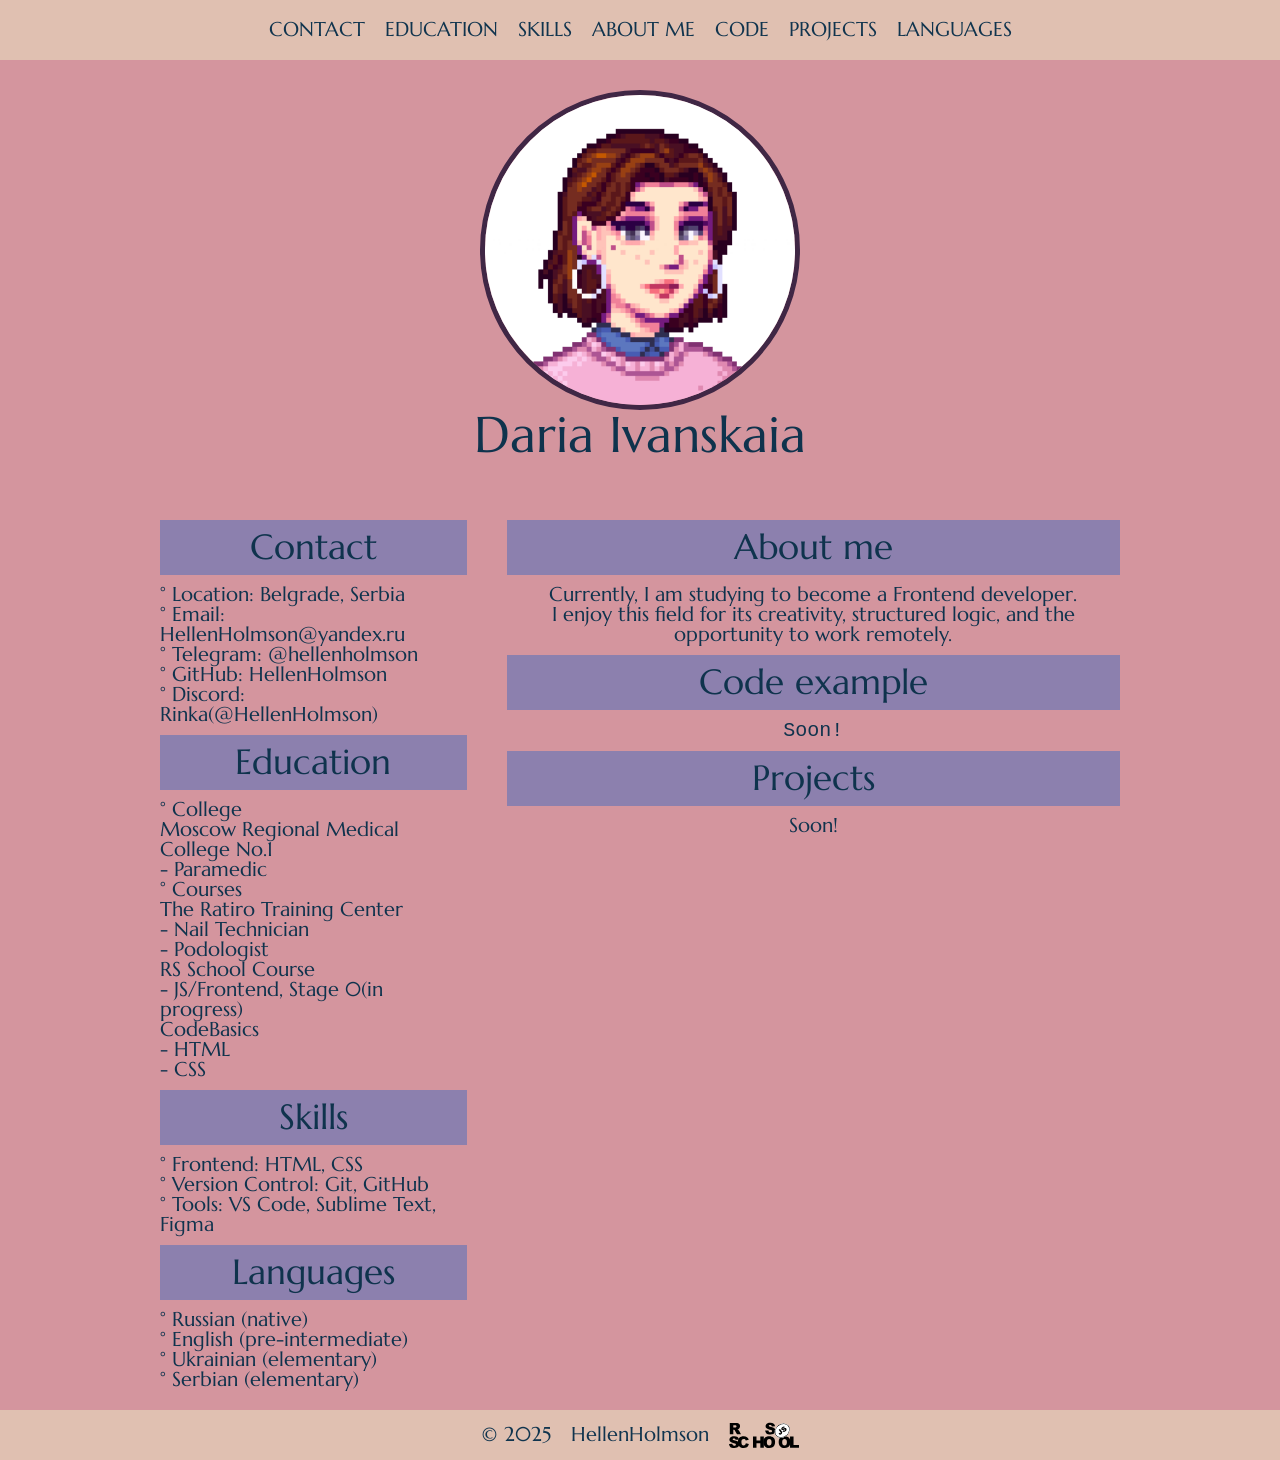
<file: index.html>
<!DOCTYPE html>
<html lang="en">
<head>
    <meta charset="UTF-8">
    <meta name="viewport" content="width=device-width, initial-scale=1.0">
    <link rel="stylesheet" href="style.css">
    <link rel="preconnect" href="https://fonts.googleapis.com">
    <link rel="preconnect" href="https://fonts.gstatic.com" crossorigin>
    <link href="https://fonts.googleapis.com/css2?family=Marcellus&display=swap" rel="stylesheet">
    <title>rsschool-cv</title>
</head>
<body>
   <header class="header">
    <div class="header_container">
      <nav class="header_nav">
        <ul class="header_list">
          <li><a class="header_li" href="#contact">CONTACT</a></li>
          <li><a class="header_li" href="#education">EDUCATION</a></li>
          <li><a class="header_li" href="#skills">SKILLS</a></li>
          <li><a class="header_li" href="#about_me">ABOUT ME</a></li>
          <li><a class="header_li" href="#code">CODE</a></li>
          <li><a class="header_li" href="#projects">PROJECTS</a></li>
          <li><a class="header_li" href="#lang">LANGUAGES</a></li>
        </ul>
      </nav>
      <div class="header_content">
        <img class="portrait" src="img/portraitCV.png" alt="portrait">
        <div class="header_text">
          <h1>Daria Ivanskaia</h1>
        </div>
      </div>
    </div>
   </header>
   <main class="main">
    <div class="main_container">
    <div class="left_column">
      <section class="doc_section" id="contact">
        <h2 class="doc_title">Contact</h2>
        <ul class="contact_wrapper">
          <li class="contact_li">
           <span><span>&#176;</span> Location:</span> Belgrade, Serbia
          </li>
          <li class="contact_li">
            <span><span>&#176;</span> Email:</span> HellenHolmson@yandex.ru
          </li>
          <li class="contact_li">
             <a class="a_doc" href="https://t.me/hellenholmson"><span>&#176;</span> Telegram: @hellenholmson</a>
          </li>
          <li class="contact_li">
            <a class="a_doc" href="https://github.com/HellenHolmson"><span>&#176;</span> GitHub: HellenHolmson</a>
          </li>
          <li class="contact_li">
            <span><span>&#176;</span> Discord:</span> Rinka(@HellenHolmson)
          </li>
        </ul>
      </section>
      <section class="doc_section" id="education">
        <h2 class="doc_title">Education</h2>
        <ul class="education_wrapper">
          <li class="education_li"><span>&#176;</span> College</li>
          <li>
            <ul>
              <li>Moscow Regional Medical College No.1 <br> <span>&#45;</span> Paramedic</li>
            </ul>
          </li>
          <li class="education_li"><span>&#176;</span> Courses</li>
          <li>
            <ul>
              <li>The Ratiro Training Center <br> <span>&#45;</span> Nail Technician <br> <span>&#45;</span> Podologist</li>
              <li>RS School Course <br> <span>&#45;</span> JS/Frontend, Stage 0(in progress)</li>
              <li>CodeBasics <br> <span>&#45;</span> HTML <br> <span>&#45;</span> CSS</li>
            </ul>
          </li>
        </ul>
      </section>
      <section class="doc_section" id="skills">
        <h2 class="doc_title">Skills</h2>
        <ul class="skills_wrapper">
          <li class="skills_li"><span><span>&#176;</span> Frontend:</span> HTML, CSS</li>
          <li class="skills_li"><span><span>&#176;</span> Version Control:</span> Git, GitHub</li>
          <li class="skills_li"><span><span>&#176;</span> Tools:</span> VS Code, Sublime Text, Figma</li>
        </ul>
      </section>
      <section class="doc_section" id="lang">
        <h2 class="doc_title">Languages</h2>
        <ul class="lang_wrapper">
          <li class="lang_li"><span><span>&#176;</span> Russian</span> (native)</li>
          <li class="lang_li"><span><span>&#176;</span> English</span> (pre-intermediate)</li>
          <li class="lang_li"><span><span>&#176;</span> Ukrainian</span> (elementary)</li>
          <li class="lang_li"><span><span>&#176;</span> Serbian</span> (elementary)</li>
        </ul>
      </section>
    </div>
    <div class="right_column">
      <section class="doc_section" id="about_me">
        <h2 class="doc_title">About me</h2>
        <p class="info">Currently, I am studying to become a Frontend developer. <br>  I enjoy this field for its creativity, structured logic, and the opportunity to work remotely.</p>
      </section>
      <section class="doc_section" id="code">
        <h2 class="doc_title">Code example</h2>
        <code>
          Soon!
        </code>
      </section>
      <section class="doc_section" id="projects">
        <h2 class="doc_title">Projects</h2>
        <p>Soon!</p>
      </section>
    </div>
    </div>
   </main>
   <footer class="footer">
    <div class="footer_container">
      <div class="footer_info">
        <p class="footer_p">&#169; 2025</p>
        <a href="https://github.com/hellenholmson" target="_blank" class="footer_link">HellenHolmson</a>
        <a href="https://rs.school/courses/javascript-preschool-ru" class="rsschool_link">
          <img src="img/rs-school-logo.svg" alt="rs-school-logo" class="rs_logo">
        </a>
      </div>
    </div>
   </footer>
 </body>
</html>
</file>
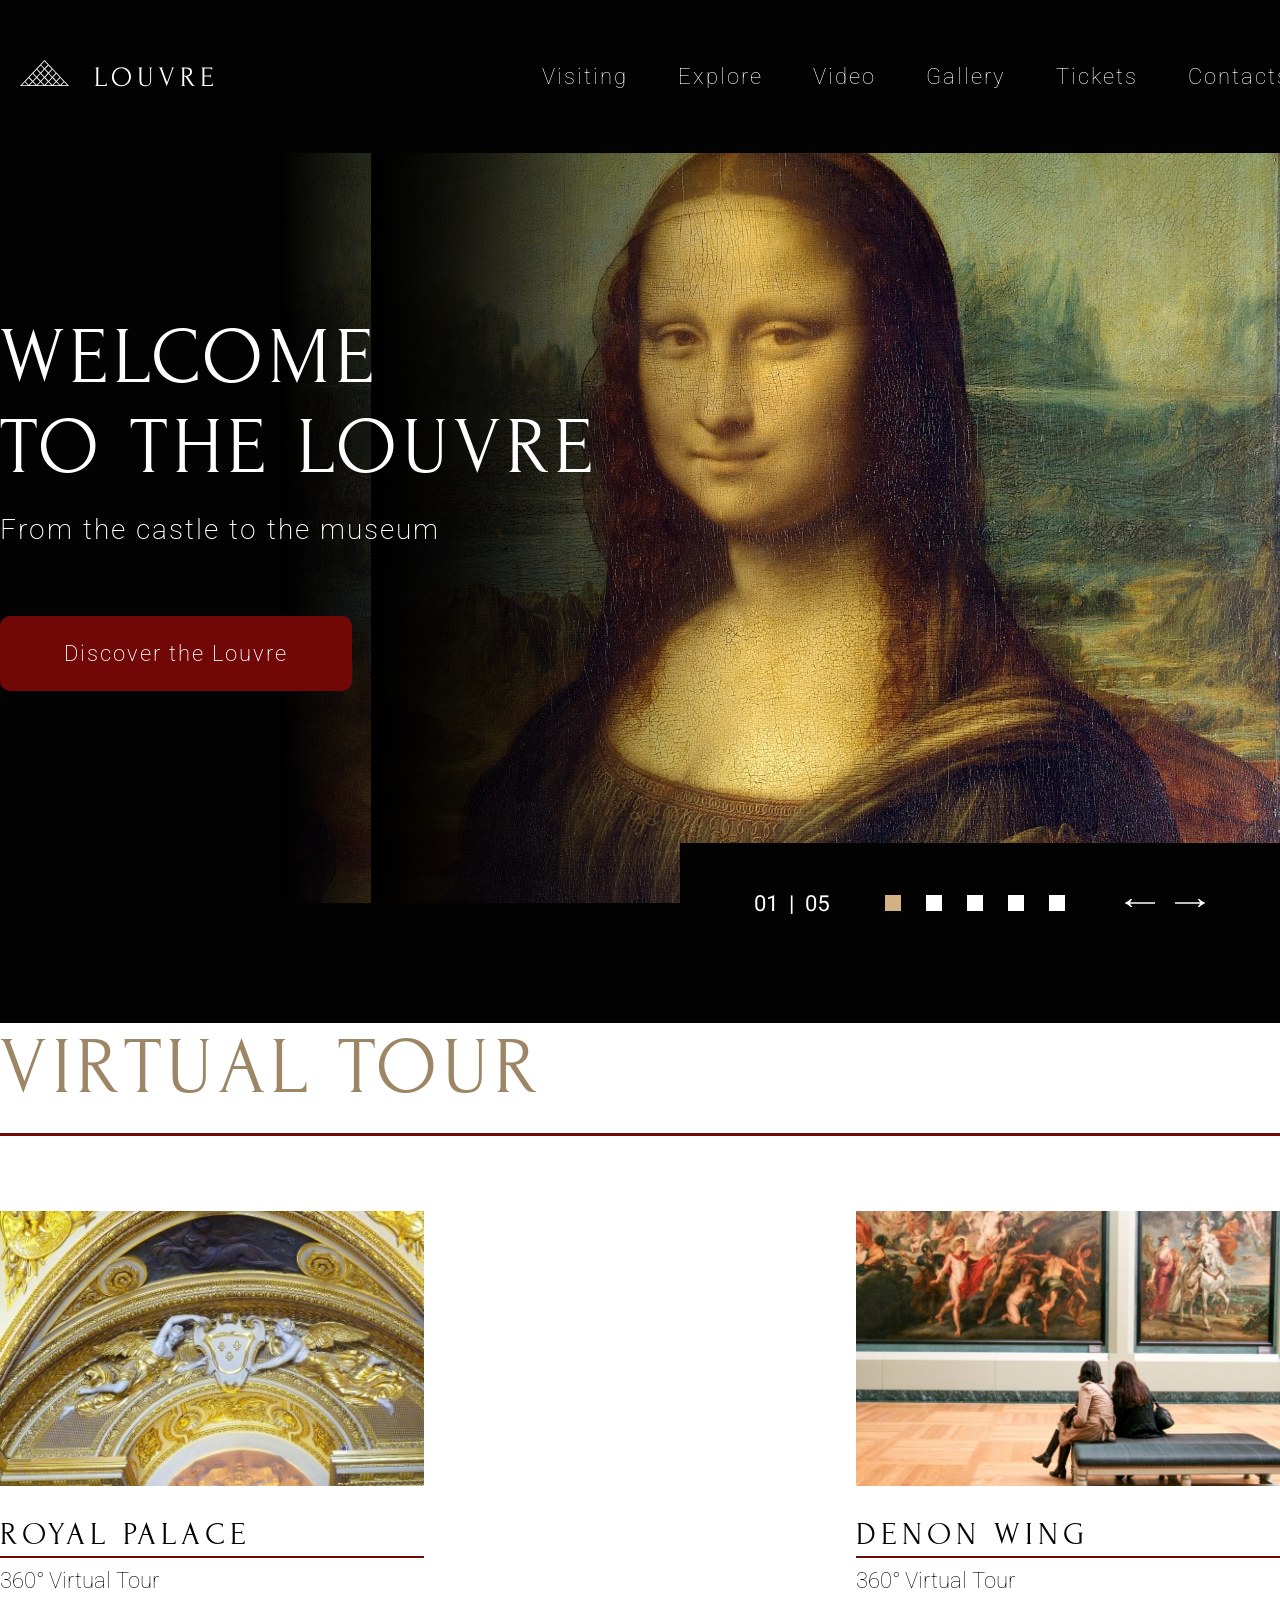
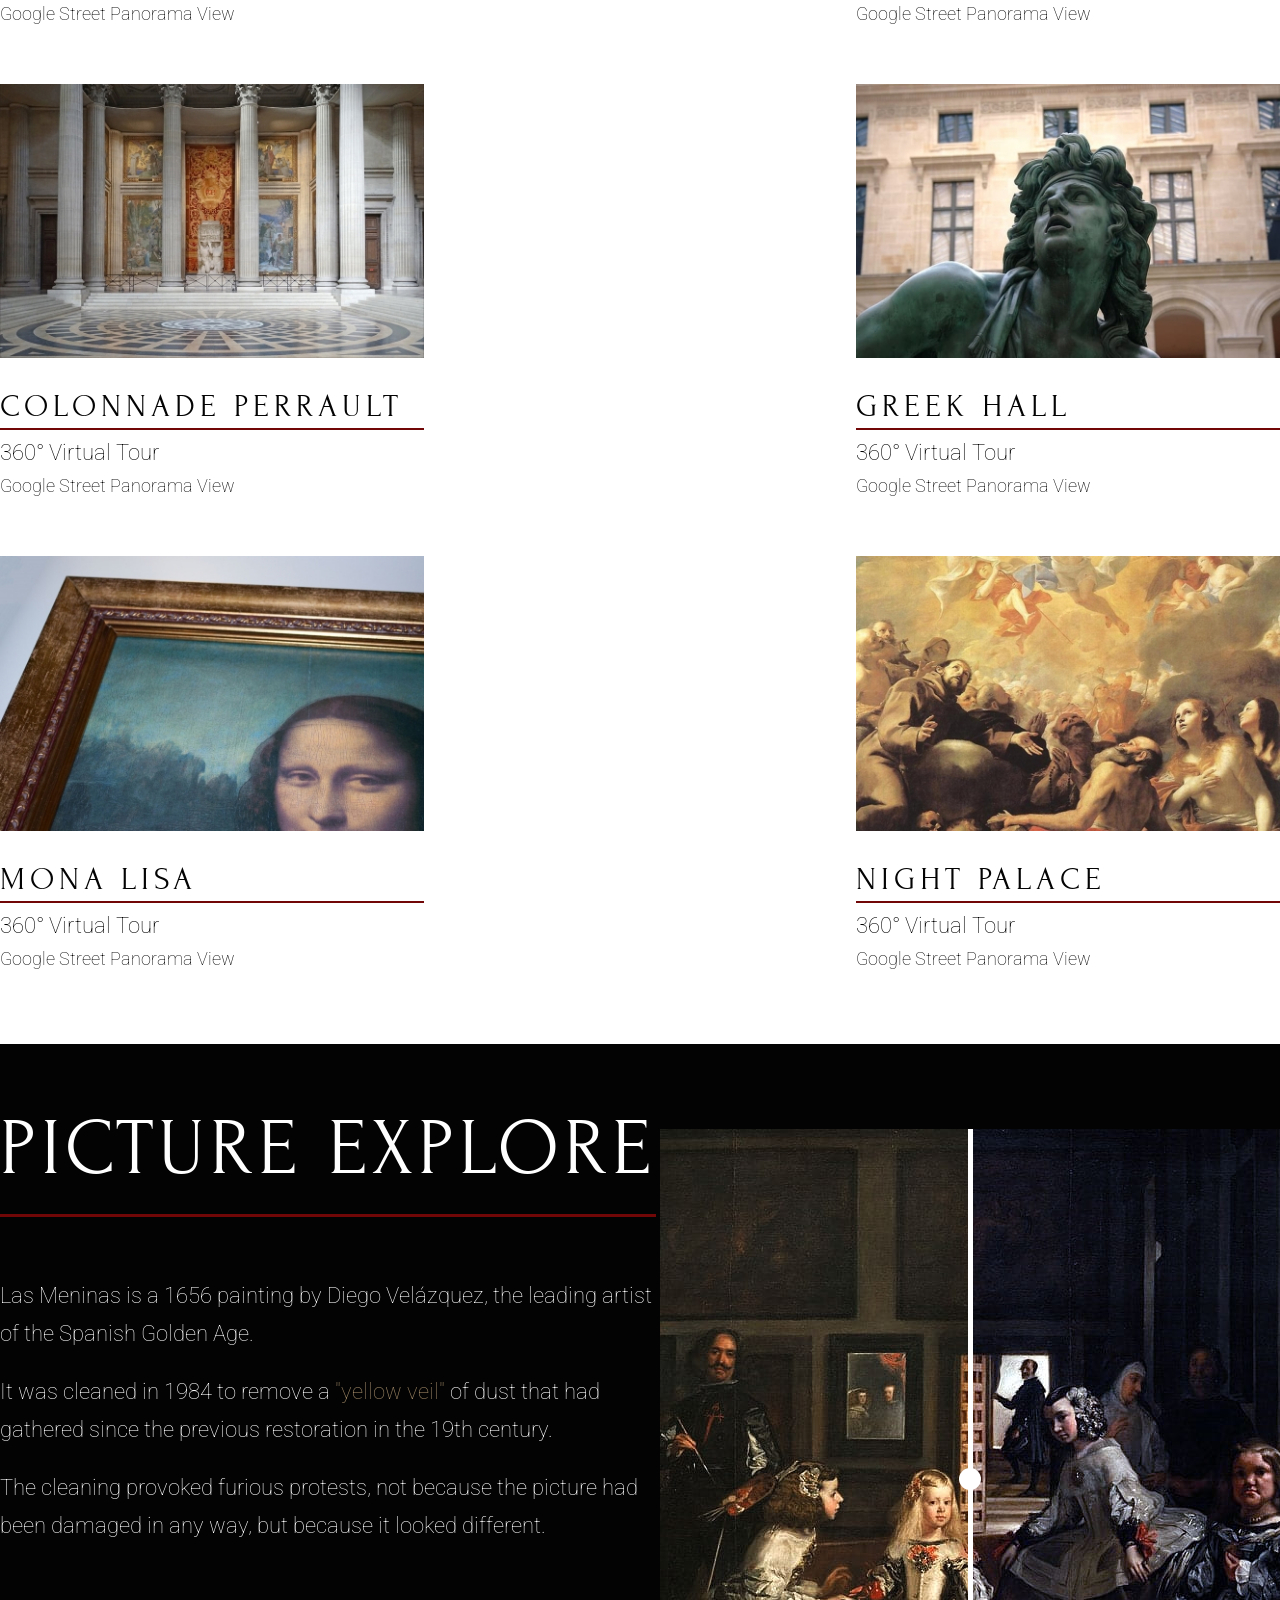
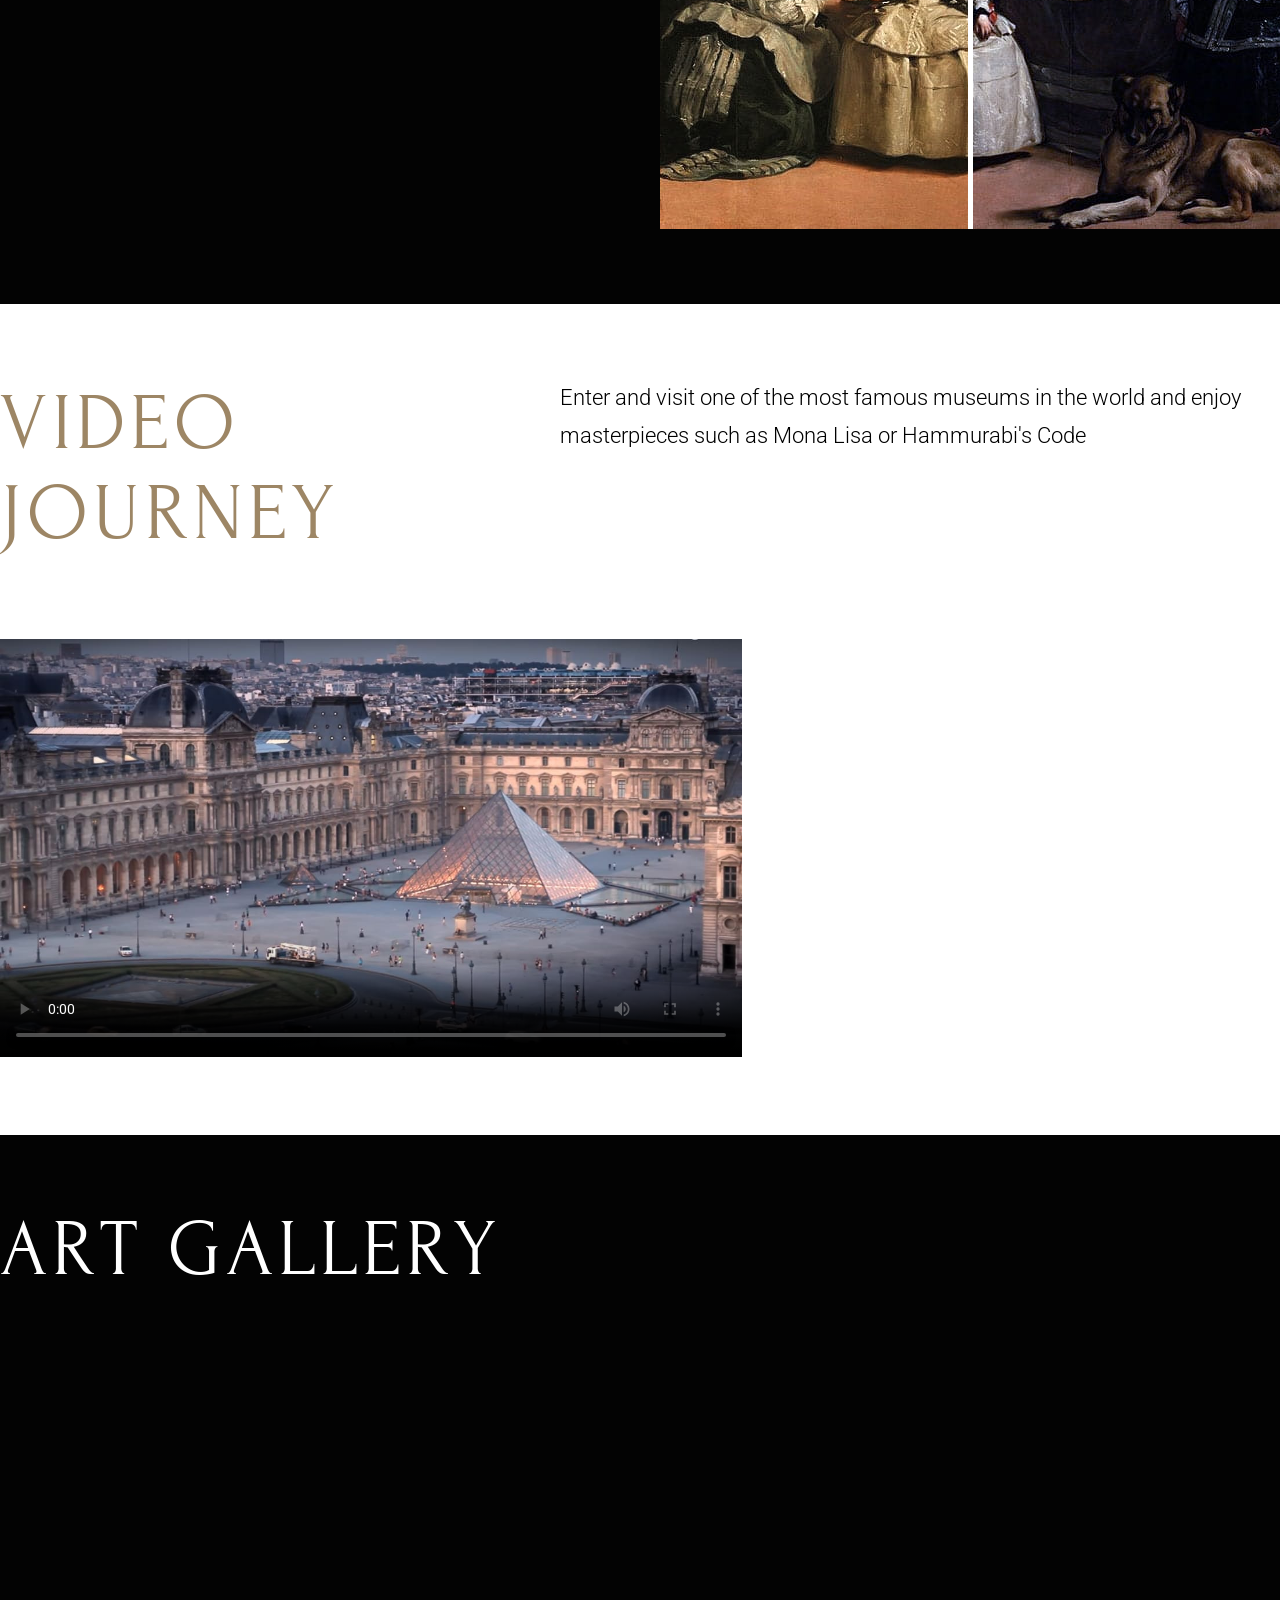
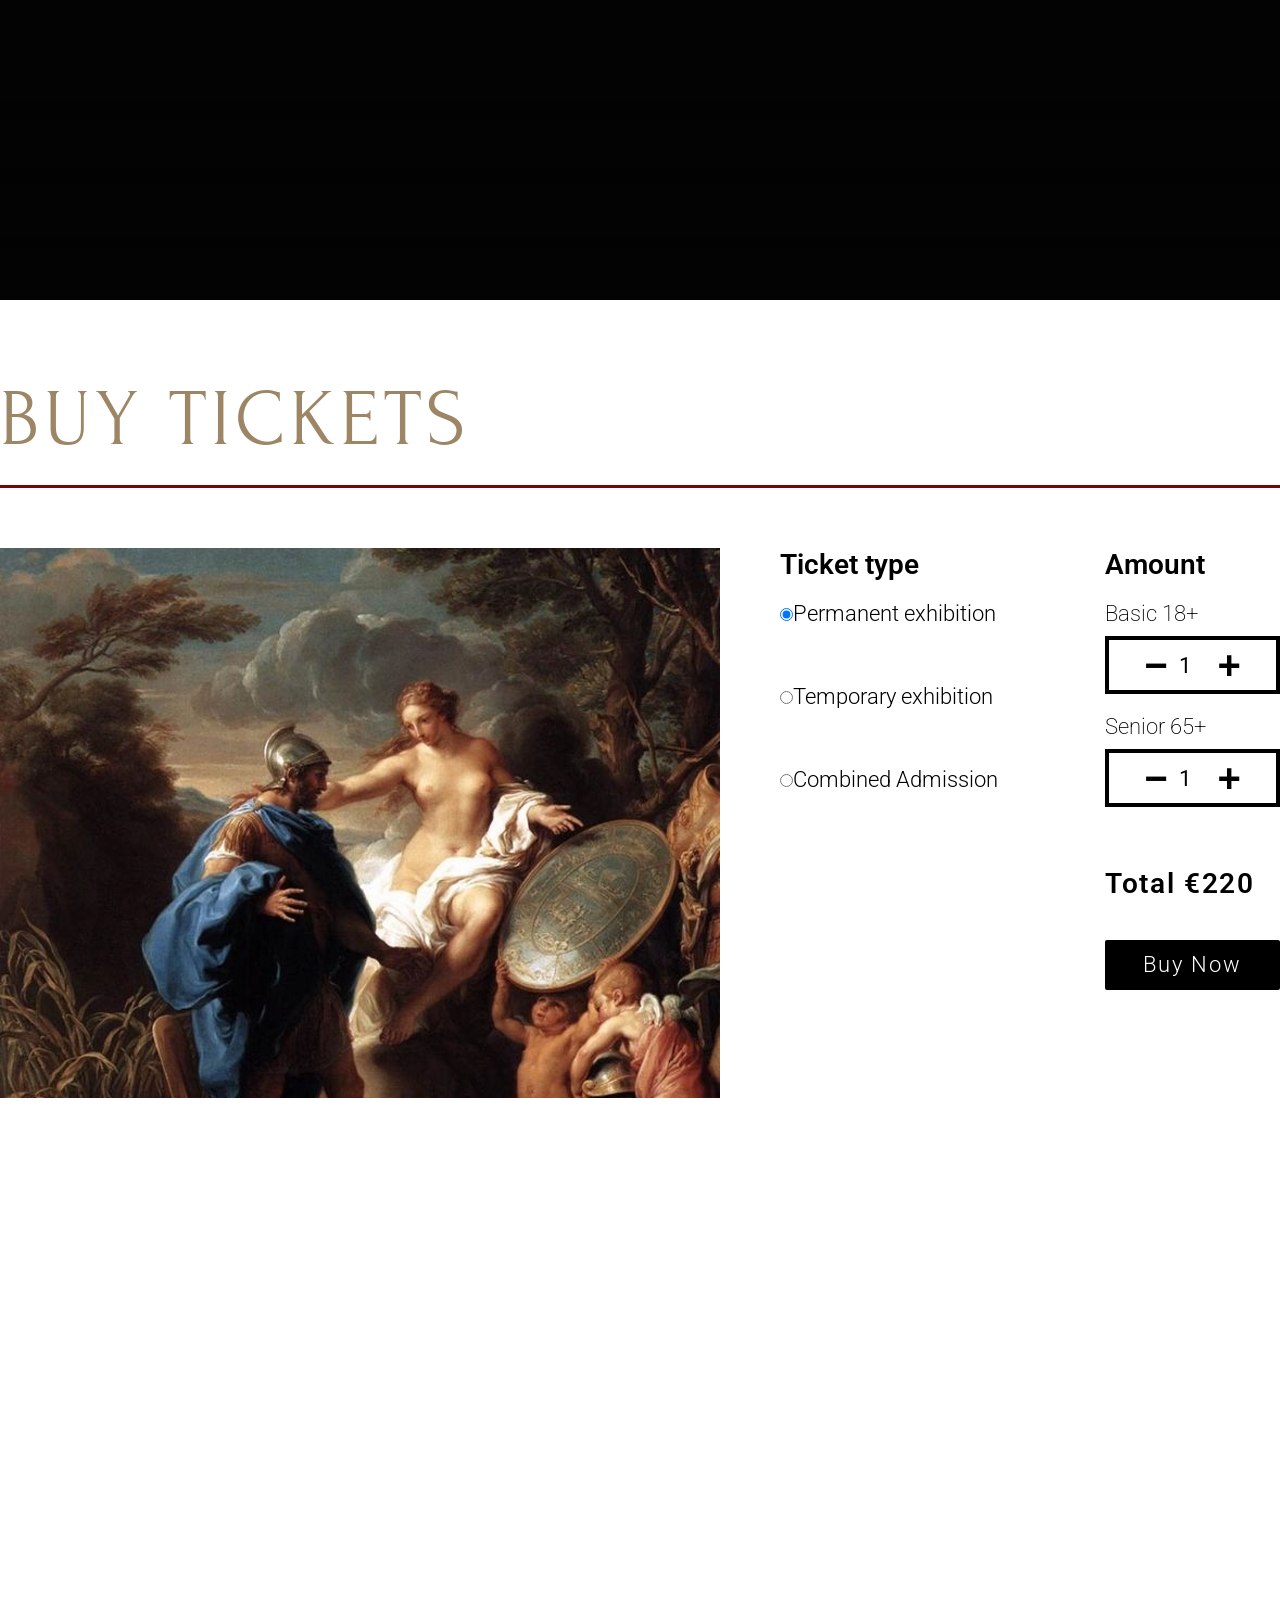
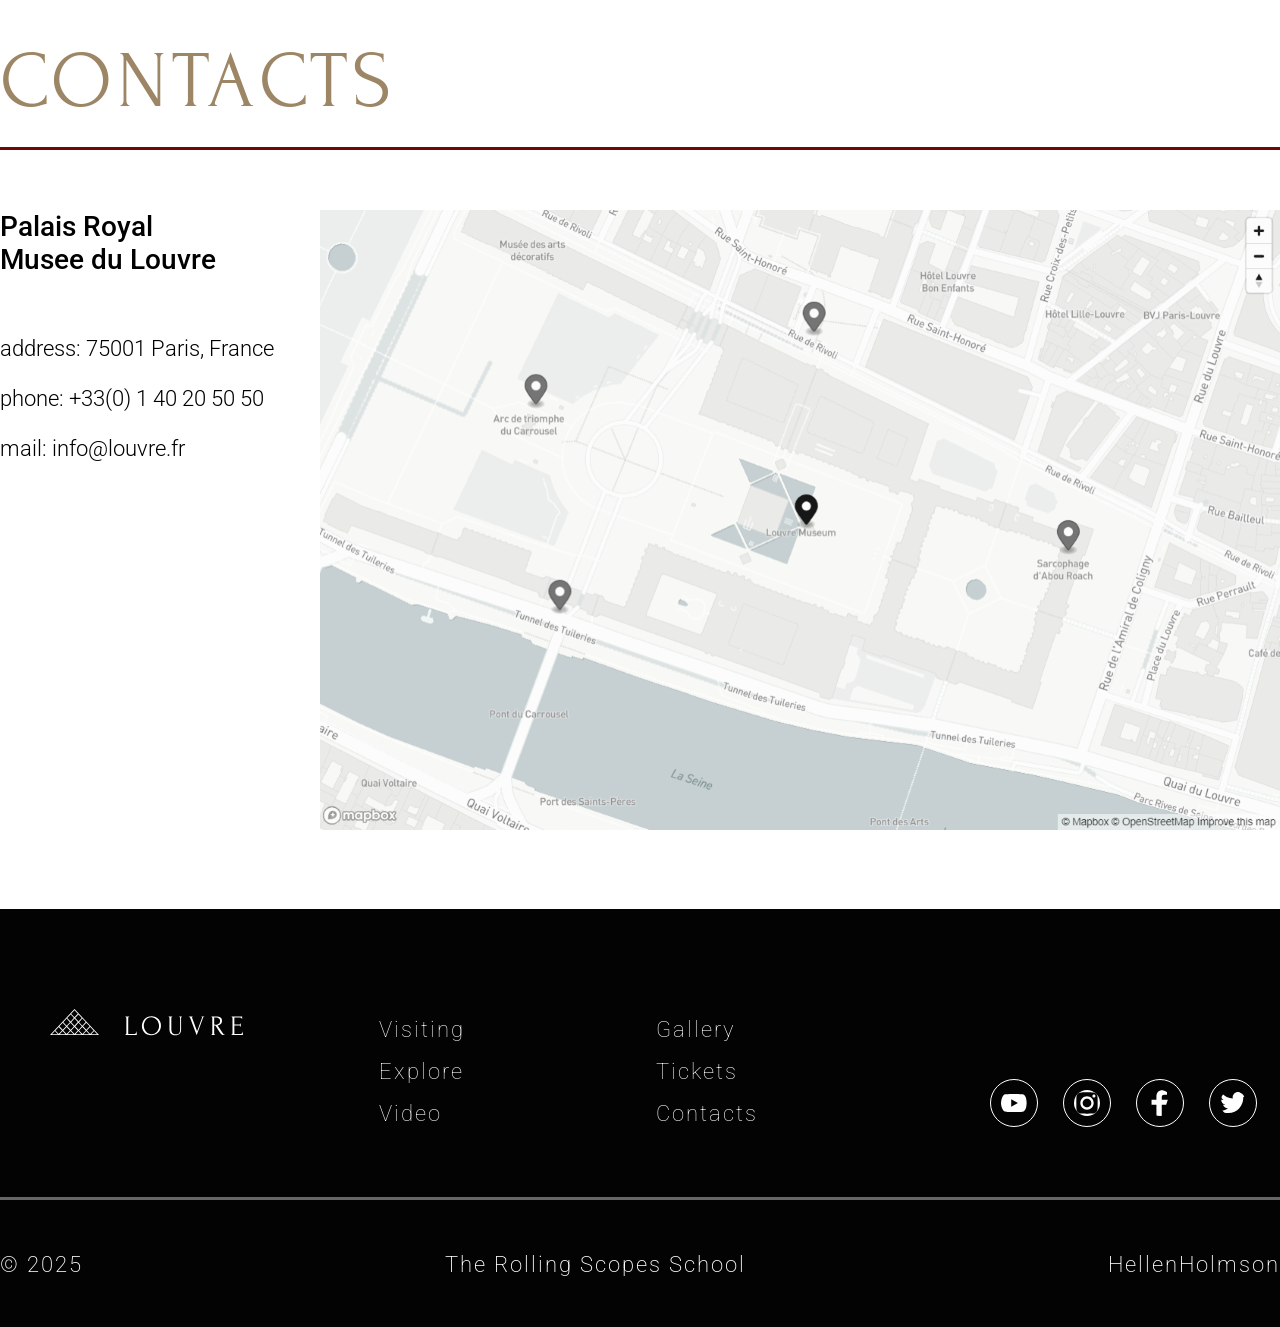
<file: museum/index.html>
<!DOCTYPE html>
<html lang="en">
    <head>
        <meta charset="utf-8">
        <meta name="viewport" content="width=device-width, initial-scale=1.0">
        <link rel="icon" href="museum-images/favicon.ico">
        <link rel="stylesheet" href="style.css">
        <link rel="preconnect" href="https://fonts.googleapis.com">
        <link rel="preconnect" href="https://fonts.gstatic.com" crossorigin>
        <link href="https://fonts.googleapis.com/css2?family=Forum&family=Roboto:ital,wght@0,100..900;1,100..900&display=swap" rel="stylesheet">
        <title>Museum</title>
    </head>
    <body>
        <header class="header">
            <div class="header-container container">
                <div class="logo">
                    <svg width="199" height="33" viewBox="0 0 199 33" fill="none" xmlns="http://www.w3.org/2000/svg">
                        <g clip-path="url(#clip0_1_1995)">
                            <path d="M49 26H0L24.5 0L49 26ZM13.3075 13.1309L16.6442 16.6702L19.981 13.1309L16.6442 9.58115L13.3075 13.1309ZM16.6442 25.0052L19.981 21.466L16.6442 17.9162L13.3075 21.466L16.6442 25.0052ZM32.4083 25.0052L35.745 21.466L32.4083 17.9162L29.019 21.466L32.4083 25.0052ZM28.4673 5.40314C28.4473 5.43762 28.4207 5.46941 28.3885 5.49738C27.3507 6.6178 26.2997 7.73822 25.2357 8.84817C25.1437 8.94241 25.2357 9.00524 25.2357 9.08901L28.3097 12.356L28.4542 12.4921L31.7909 8.96335L28.4673 5.40314ZM8.78847 25.0052L8.91984 24.8691L11.9938 21.6126C12.0428 21.5717 12.0702 21.5173 12.0702 21.4607C12.0702 21.4042 12.0428 21.3498 11.9938 21.3089C11.0611 20.3456 10.1547 19.3613 9.23512 18.3874L8.78847 17.9162L5.45174 21.466L8.78847 25.0052ZM17.2354 8.95288L20.5721 12.4921L20.6772 12.3979L23.8169 9.06806C23.922 8.95288 23.8169 8.89005 23.8169 8.80628L20.7429 5.56021L20.6115 5.42408L17.2354 8.95288ZM17.2354 17.3298L20.5721 20.8691L20.7429 20.7016C21.7413 19.6545 22.7528 18.6073 23.7643 17.4869C23.7926 17.4663 23.8152 17.4412 23.8307 17.4133C23.8461 17.3853 23.8541 17.3551 23.8541 17.3246C23.8541 17.2941 23.8461 17.2639 23.8307 17.2359C23.8152 17.208 23.7926 17.1829 23.7643 17.1623C22.8185 16.1675 21.8727 15.1728 20.9399 14.1675L20.5721 13.7906L17.2354 17.3298ZM32.9995 17.3298L36.3362 20.8691L39.6729 17.3298L36.3362 13.7906L32.9995 17.3298ZM28.4673 13.7801V13.8534L25.3013 17.2147C25.1962 17.3089 25.2357 17.3717 25.3013 17.4555L28.244 20.5969C28.3228 20.6911 28.4147 20.7853 28.5198 20.8901L31.8566 17.3508L28.4673 13.7801ZM12.7295 20.8482C12.7453 20.8175 12.7675 20.7892 12.7952 20.7644L15.9611 17.4031C16.0531 17.2984 15.9611 17.2461 15.9611 17.1623L12.8477 13.8953C12.8069 13.8484 12.7583 13.8061 12.7032 13.7696L9.37962 17.2984L12.7295 20.8482ZM32.3558 16.6597L35.6925 13.1204L32.3558 9.59162L29.019 13.1309L32.3558 16.6597ZM24.4737 8.28272L27.8105 4.74346L24.5263 1.27749H24.4606L21.2552 4.71204C21.2354 4.73712 21.2249 4.76616 21.2249 4.79581C21.2249 4.82546 21.2354 4.8545 21.2552 4.87958L24.4737 8.28272ZM24.4737 16.6597L27.8105 13.1204L24.5 9.58115L21.1633 13.1309L24.4737 16.6597ZM24.4737 25.0366L27.8105 21.4974L24.4737 17.9476L21.1633 21.466L24.4737 25.0366ZM40.2378 25.0366L43.5745 21.4974L40.2509 17.9791H40.1853L36.9668 21.3613C36.8617 21.4764 36.9668 21.5288 36.9668 21.6021L39.5941 24.4398L40.2378 25.0366ZM1.89169 25.2356H7.88204L4.91314 22.0942L1.89169 25.2356ZM41.1705 25.2356H47.1083L44.1394 22.0942L41.1705 25.2356ZM23.5542 25.2356L20.5721 22.0942L17.5901 25.2356H23.5542ZM33.3147 25.2356H39.2525L36.2836 22.0942L33.3147 25.2356ZM31.3968 25.2356L28.4279 22.0942L25.459 25.2356H31.3968ZM15.6327 25.2356L12.6638 22.0942L9.69491 25.2356H15.6327Z" fill="white"/>
                        </g>
                        <path d="M75.26 25.72H75.4C75.5493 25.72 75.68 25.6733 75.792 25.58C75.904 25.468 75.9973 25.3373 76.072 25.188C76.1653 25.0387 76.2307 24.88 76.268 24.712C76.324 24.544 76.352 24.3853 76.352 24.236V9.256C76.352 9.12533 76.324 8.976 76.268 8.808C76.2307 8.64 76.1653 8.48133 76.072 8.332C75.9973 8.18267 75.904 8.06133 75.792 7.968C75.68 7.856 75.5493 7.8 75.4 7.8H75.26V7.52H79.292V7.8H79.152C79.0027 7.8 78.872 7.856 78.76 7.968C78.648 8.06133 78.5547 8.18267 78.48 8.332C78.4053 8.48133 78.34 8.64 78.284 8.808C78.2467 8.976 78.228 9.12533 78.228 9.256V24.964H84.36C84.7147 24.964 85.0227 24.88 85.284 24.712C85.5453 24.544 85.76 24.3387 85.928 24.096C86.1147 23.8347 86.2453 23.564 86.32 23.284C86.4133 22.9853 86.46 22.7147 86.46 22.472H86.74V26H75.26V25.72ZM101.563 7.24C103.019 7.24 104.326 7.50133 105.483 8.024C106.641 8.528 107.621 9.21867 108.423 10.096C109.245 10.9547 109.87 11.9627 110.299 13.12C110.747 14.2587 110.971 15.4533 110.971 16.704C110.971 18.104 110.71 19.392 110.187 20.568C109.683 21.744 108.983 22.752 108.087 23.592C107.191 24.432 106.146 25.0947 104.951 25.58C103.775 26.0467 102.515 26.28 101.171 26.28C99.7339 26.28 98.4365 26.0187 97.2792 25.496C96.1405 24.9733 95.1699 24.2827 94.3672 23.424C93.5832 22.5653 92.9765 21.576 92.5472 20.456C92.1179 19.336 91.9032 18.1693 91.9032 16.956C91.9032 15.7613 92.1179 14.5853 92.5472 13.428C92.9765 12.252 93.6019 11.2067 94.4232 10.292C95.2632 9.37733 96.2805 8.64 97.4752 8.08C98.6699 7.52 100.033 7.24 101.563 7.24ZM101.535 25.3C102.786 25.244 103.878 24.964 104.811 24.46C105.763 23.9373 106.557 23.284 107.191 22.5C107.826 21.6973 108.293 20.82 108.591 19.868C108.909 18.916 109.067 17.9733 109.067 17.04C109.067 16.0133 108.881 14.9773 108.507 13.932C108.134 12.8867 107.602 11.944 106.911 11.104C106.221 10.2453 105.39 9.55467 104.419 9.032C103.467 8.49067 102.394 8.22 101.199 8.22C100.042 8.22 99.0059 8.48133 98.0912 9.004C97.1765 9.508 96.3925 10.1613 95.7392 10.964C95.1045 11.7667 94.6192 12.6627 94.2832 13.652C93.9472 14.6413 93.7792 15.612 93.7792 16.564C93.7792 17.5907 93.9752 18.6267 94.3672 19.672C94.7592 20.6987 95.3005 21.632 95.9912 22.472C96.6819 23.312 97.4939 23.9933 98.4272 24.516C99.3792 25.0387 100.415 25.3 101.535 25.3ZM118.428 7.52H122.404V7.8H122.264C122.115 7.8 121.984 7.856 121.872 7.968C121.76 8.06133 121.657 8.18267 121.564 8.332C121.489 8.48133 121.433 8.64 121.396 8.808C121.359 8.976 121.34 9.12533 121.34 9.256V20.316C121.34 21.044 121.415 21.716 121.564 22.332C121.713 22.948 121.965 23.48 122.32 23.928C122.675 24.376 123.141 24.7307 123.72 24.992C124.299 25.2347 125.008 25.356 125.848 25.356C126.781 25.356 127.528 25.2067 128.088 24.908C128.648 24.6093 129.077 24.2267 129.376 23.76C129.675 23.2747 129.871 22.7333 129.964 22.136C130.057 21.5387 130.104 20.9507 130.104 20.372V9.256C130.104 9.12533 130.085 8.976 130.048 8.808C130.011 8.64 129.945 8.48133 129.852 8.332C129.777 8.18267 129.684 8.06133 129.572 7.968C129.46 7.856 129.339 7.8 129.208 7.8H129.068V7.52H132.12V7.8H131.98C131.831 7.8 131.7 7.856 131.588 7.968C131.495 8.06133 131.401 8.18267 131.308 8.332C131.233 8.48133 131.177 8.64 131.14 8.808C131.103 8.976 131.084 9.12533 131.084 9.256V20.288C131.084 21.5013 130.935 22.5 130.636 23.284C130.337 24.0493 129.927 24.656 129.404 25.104C128.881 25.552 128.265 25.86 127.556 26.028C126.865 26.196 126.128 26.28 125.344 26.28C124.504 26.28 123.72 26.1867 122.992 26C122.283 25.832 121.667 25.524 121.144 25.076C120.621 24.628 120.211 24.0213 119.912 23.256C119.613 22.472 119.464 21.492 119.464 20.316V9.256C119.464 9.12533 119.445 8.976 119.408 8.808C119.371 8.64 119.305 8.48133 119.212 8.332C119.137 8.18267 119.044 8.06133 118.932 7.968C118.82 7.856 118.699 7.8 118.568 7.8H118.428V7.52ZM142.076 8.5C142.076 8.612 142.104 8.752 142.16 8.92L147.088 22.192L152.016 8.78C152.034 8.74267 152.053 8.68667 152.072 8.612C152.09 8.53733 152.1 8.48133 152.1 8.444C152.1 8.22 152.006 8.06133 151.82 7.968C151.652 7.856 151.493 7.8 151.344 7.8V7.52H154.396V7.8C154.116 7.8 153.854 7.87467 153.612 8.024C153.388 8.17333 153.21 8.42533 153.08 8.78L146.668 26.336L140.116 8.864C140.004 8.584 139.836 8.34133 139.612 8.136C139.406 7.93067 139.145 7.81867 138.828 7.8V7.52H142.804V7.8C142.636 7.8 142.468 7.86533 142.3 7.996C142.15 8.108 142.076 8.276 142.076 8.5ZM165.076 25.72H165.216V26H161.268V25.72H161.408C161.538 25.72 161.66 25.664 161.772 25.552C161.884 25.44 161.977 25.3093 162.052 25.16C162.145 25.0107 162.21 24.852 162.248 24.684C162.285 24.4973 162.304 24.3293 162.304 24.18V9.256C162.304 9.12533 162.285 8.976 162.248 8.808C162.21 8.64 162.145 8.48133 162.052 8.332C161.977 8.18267 161.884 8.06133 161.772 7.968C161.66 7.856 161.538 7.8 161.408 7.8H161.268V7.52H166.14C168.006 7.52 169.444 7.884 170.452 8.612C171.478 9.34 171.992 10.4133 171.992 11.832C171.992 12.5413 171.87 13.1667 171.628 13.708C171.404 14.2307 171.096 14.688 170.704 15.08C170.312 15.4533 169.845 15.7613 169.304 16.004C168.781 16.228 168.221 16.396 167.624 16.508L169.64 19.588C170.125 20.3347 170.62 21.072 171.124 21.8C171.628 22.5093 172.122 23.2467 172.608 24.012C172.738 24.1987 172.878 24.3947 173.028 24.6C173.196 24.8053 173.364 24.992 173.532 25.16C173.718 25.328 173.905 25.468 174.092 25.58C174.297 25.6733 174.502 25.72 174.708 25.72V26H173.504C172.757 26 172.141 25.8227 171.656 25.468C171.189 25.0947 170.797 24.6653 170.48 24.18C169.64 22.948 168.8 21.6973 167.96 20.428C167.138 19.1587 166.317 17.908 165.496 16.676C165.29 16.6573 165.066 16.6387 164.824 16.62C164.6 16.5827 164.385 16.5453 164.18 16.508V24.18C164.18 24.3293 164.198 24.4973 164.236 24.684C164.273 24.852 164.329 25.0107 164.404 25.16C164.497 25.3093 164.59 25.44 164.684 25.552C164.796 25.664 164.926 25.72 165.076 25.72ZM164.18 8.472V15.584H164.32C164.469 15.6027 164.702 15.6213 165.02 15.64C165.356 15.64 165.766 15.64 166.252 15.64C166.644 15.64 167.054 15.584 167.484 15.472C167.932 15.3413 168.342 15.136 168.716 14.856C169.108 14.5573 169.425 14.1747 169.668 13.708C169.929 13.2413 170.06 12.6533 170.06 11.944C170.06 11.2347 169.92 10.656 169.64 10.208C169.378 9.76 169.005 9.40533 168.52 9.144C168.053 8.88267 167.484 8.70533 166.812 8.612C166.14 8.51867 165.402 8.472 164.6 8.472H164.18ZM181.389 25.72H181.529C181.678 25.72 181.809 25.6733 181.921 25.58C182.033 25.468 182.126 25.3373 182.201 25.188C182.294 25.0387 182.36 24.88 182.397 24.712C182.453 24.544 182.481 24.3853 182.481 24.236V9.256C182.481 9.12533 182.453 8.976 182.397 8.808C182.36 8.64 182.294 8.48133 182.201 8.332C182.126 8.18267 182.033 8.06133 181.921 7.968C181.809 7.856 181.678 7.8 181.529 7.8H181.389V7.52H192.169V10.124H191.889C191.852 9.69467 191.684 9.32133 191.385 9.004C191.086 8.668 190.62 8.5 189.985 8.5H184.357V15.584H189.005C189.434 15.584 189.789 15.4533 190.069 15.192C190.368 14.9307 190.517 14.6227 190.517 14.268H190.797V17.768H190.517C190.517 17.432 190.377 17.1427 190.097 16.9C189.817 16.6573 189.453 16.536 189.005 16.536H184.357V25.02H190.489C190.844 25.02 191.152 24.936 191.413 24.768C191.674 24.6 191.889 24.404 192.057 24.18C192.244 23.9373 192.374 23.6853 192.449 23.424C192.542 23.144 192.589 22.9107 192.589 22.724H192.869V26H181.389V25.72Z" fill="white"/>
                        <defs>
                            <clipPath id="clip0_1_1995">
                                <rect width="49" height="26" fill="white"/>
                            </clipPath>
                        </defs>
                    </svg>
                </div>
                <nav class="header-nav" >
                    <ul class="nav-list" id="nav">
                        <li>
                            <a href="#visiting" class="header-li">Visiting</a>
                        </li>
                        <li>
                            <a href="#explore" class="header-li">Explore</a>
                        </li>
                        <li>
                            <a href="#video" class="header-li">Video</a>
                        </li>
                        <li>
                            <a href="#gallery" class="header-li">Gallery</a>
                        </li>
                        <li>
                            <a href="#tickets" class="header-li">Tickets</a>
                        </li>
                        <li>
                            <a href="#contacts" class="header-li">Contacts</a>
                        </li>
                    </ul>
                </nav>
                <div class="burger-div">
                    <button class="burger" id="burger">
                        <span class="burger-line"></span>
                        <span class="burger-line"></span>
                        <span class="burger-line"></span>
                    </button>
                </div>
            </div>
        </header>
        <main>

            <!-- WELCOME -->

            <section class="welcome">
                <div class="wlc-container container">
                    <div class="wlc-left">
                        <div class="wlc-text">
                            <h1>
                                WELCOME<br>TO THE LOUVRE
                            </h1>
                            <p>From the castle to the museum</p>
                        </div>
                        <div class="main-btn">
                            <a href="https://www.google.com/maps/@48.8618159,2.3366818,3a,75y,81.55h,73.4t/data=!3m7!1e1!3m5!1sAF1QipOVxZQuSy3Bx9T_HpH_7FtBHDTXvI6SF-A10ocT!2e10!3e12!7i5472!8i2736" target="_blank" class="louvre-btn">Discover the Louvre</a>
                        </div>
                    </div>
                    <div class="wlc-right">
                        <div class="wlc-img">
                            <img src="museum-images/bcmona.png" alt="slider-1">
                        </div>
                        <div class="wlc-slider">
                            <img src="museum-images/Slider-pagination.png" alt="slider">
                        </div>
                    </div>
                </div>
            </section>

            <!-- VISITING -->

            <section class="visiting" id="visiting">
                <div class="vst-container container">
                    <h2 class="vst-h2">VIRTUAL TOUR</h2>
                
                    <div class="vst-flex">
                        <div class="vst-card">
                            <img src="museum-images/royalpalace.jpg" alt="Royal Palace">
                            <h3 class="vst-h">ROYAL PALACE</h3>
                            <p class="vst-p">
                                360<span>&#176;</span>
                                Virtual Tour
                            </p>
                            <a href="https://www.google.com/maps/@48.8606882,2.3356791,3a,90y,328.36h,87.55t/data=!3m7!1e1!3m5!1sAF1QipMZ9YgnArbwEIbTDANeSQYFu9gNqpW_2Sv8FBvY!2e10!3e12!7i4352!8i1815" target="_blank" class="vst-a">Google Street Panorama View</a>
                        </div>
                        <div class="vst-card">
                            <img src="museum-images/denonwing.jpg" alt="Denon Wing">
                            <h3 class="vst-h">DENON WING</h3>
                            <p class="vst-p">
                                360<span>&#176;</span>
                                Virtual Tour
                            </p>
                            <a href="https://www.google.com/maps/@48.8563254,2.3352706,3a,75y,90t/data=!3m7!1e1!3m5!1sAF1QipNRj_CwP4coDMYdCHj6qHeBeJpI2VxU5BUsOX4F!2e10!3e12!7i11000!8i5500" target="_blank" class="vst-a">Google Street Panorama View</a>
                        </div>
                        <div class="vst-card">
                            <img src="museum-images/colonnade.jpg" alt="Colonnade Perrault">
                            <h3 class="vst-h">COLONNADE PERRAULT</h3>
                            <p class="vst-p">
                                360<span>&#176;</span>
                                Virtual Tour
                            </p>
                            <a href="https://www.google.com/maps/@48.8601723,2.3395439,3a,88.4y,322.04h,84.25t/data=!3m7!1e1!3m5!1sAF1QipNMZGQuEA-pAUvIG_eP_2f3gWTKZEJ6XLVJ-Pgb!2e10!3e12!7i10240!8i5120" target="_blank" class="vst-a">Google Street Panorama View</a>
                        </div>
                        <div class="vst-card">
                            <img src="museum-images/greekhall.jpg" alt="Greek Hall">
                            <h3 class="vst-h">GREEK HALL</h3>
                            <p class="vst-p">
                                360<span>&#176;</span>
                                Virtual Tour
                            </p>
                            <a href="https://www.google.com/maps/@48.860183,2.3356156,3a,90y,177.69h,95.61t/data=!3m7!1e1!3m5!1sAF1QipP7uFZnTITRe-7AEVAgHAfqiCL-03gvBHcYWgF3!2e10!3e12!7i5472!8i2736" target="_blank" class="vst-a">Google Street Panorama View</a>
                        </div>
                        <div class="vst-card">
                            <img src="museum-images/monalisa.jpg" alt="Mona Lisa">
                            <h3 class="vst-h">MONA LISA</h3>
                            <p class="vst-p">
                                360<span>&#176;</span>
                                Virtual Tour
                            </p>
                            <a href="https://www.google.com/maps/@48.8598788,2.3355157,3a,82.2y,7.53h,94t/data=!3m7!1e1!3m5!1sAF1QipO1wkUUbyzpPjj-OR0mR5etZJT-xl-40XK8rDQ3!2e10!3e12!7i10240!8i5120" target="_blank" class="vst-a">Google Street Panorama View</a>
                        </div>
                        <div class="vst-card">
                            <img src="museum-images/nightpalace.jpg" alt="Night Palace">
                            <h3 class="vst-h">NIGHT PALACE</h3>
                            <p class="vst-p">
                                360<span>&#176;</span>
                                Virtual Tour
                            </p>
                            <a href="https://www.google.com/maps/@48.8563254,2.3352706,3a,90y,21.26h,79.91t/data=!3m7!1e1!3m5!1sAF1QipPpGAowYatVyk3MMGnZAaQkYm2EUk-Dlca06SS5!2e10!3e12!7i11304!8i5652" target="_blank" class="vst-a">Google Street Panorama View</a>
                        </div>
                    </div>
                </div>
            </section>

            <!-- EXPLORE -->

            <section class="explore" id="explore">
                <div class="container">
                    <div class="exp-container">
                        <div class="exp-left">
                            <h2 class="exp-h2">PICTURE EXPLORE</h2>
                            <p class="exp-p">Las Meninas is a 1656 painting by Diego Velázquez, the leading artist of the Spanish Golden Age.</p>
                            <p class="exp-p">
                                It was cleaned in 1984 to remove a <span class="exp-span">"yellow veil"</span>
                                of dust that had gathered since the previous restoration in the 19th century.
                            </p>
                            <p class="exp-p p-hidden">The cleaning provoked furious protests, not because the picture had been damaged in any way, but because it looked different.</p>
                        
                        </div>
                        <div class="exp-right" id="exp-right">
                            <img class="exp-img-aft" src="museum-images/after.jpg" alt="after">
                            <div class="bot" id="bot">
                                <img src="museum-images/before.jpg" alt="before">
                            </div>
                            <div class="bar" id="bar"></div>
                        </div>
                    </div>
                </div>
            </section>

            <!-- VIDEO -->

            <section class="video" id="video">
                <div class="container">
                    <div class="video-container">
                        <div class="video-text">
                            <h2 class="video-h">VIDEO JOURNEY</h2>
                            <p class="video-p">Enter and visit one of the most famous museums in the world and enjoy masterpieces such as Mona Lisa or Hammurabi's Code</p>
                        </div>
                        <div class="video-div">
                            <video class="video-yt" src="https://youtu.be/zp1BXPX8jcU" poster="museum-images/video/poster0.jpg" controls></video>
                            <!-- <iframe width="1440" height="600"
                        src="https://youtu.be/Vi5D6FKhRmo" frameborder="0"
                        loading="lazy"></iframe>
                        <iframe width="1440" height="600"
                        src="https://youtu.be/NOhDysLnTvY" frameborder="0"
                        loading="lazy"></iframe> -->
                        </div>
                    </div>
                </div>
            </section>

            <!-- GALLERY -->

            <section class="gallery" id="gallery">
                <div class="gallery-container container">
                    <div class="gallery-text">
                        <h2 class="gallery-h">ART GALLERY</h2>
                    </div>
                    <div class="picture-container">
                        <div class="picture-inner-container" id="">
                            <img class="gallery-img" src="museum-images/gallery/galery2.jpg" alt="img">
                            <img class="gallery-img" src="museum-images/gallery/galery1.jpg" alt="img">
                            <img class="gallery-img" src="museum-images/gallery/galery3.jpg" alt="img">
                            <img class="gallery-img" src="museum-images/gallery/galery4.jpg" alt="img">
                            <img class="gallery-img" src="museum-images/gallery/galery5.jpg" alt="img">
                            <img class="gallery-img" src="museum-images/gallery/galery6.jpg" alt="img">
                            <img class="gallery-img" src="museum-images/gallery/galery7.jpg" alt="img">
                            <img class="gallery-img" src="museum-images/gallery/galery8.jpg" alt="img">
                            <img class="gallery-img" src="museum-images/gallery/galery9.jpg" alt="img">
                            <img class="gallery-img" src="museum-images/gallery/galery10.jpg" alt="img">
                            <img class="gallery-img" src="museum-images/gallery/galery11.jpg" alt="img">
                            <img class="gallery-img" src="museum-images/gallery/galery12.jpg" alt="img">
                            <img class="gallery-img" src="museum-images/gallery/galery13.jpg" alt="img">
                            <img class="gallery-img" src="museum-images/gallery/galery14.jpg" alt="img">
                            <img class="gallery-img" src="museum-images/gallery/galery15.jpg" alt="img">
                        </div>
                    </div>
                </div>
            </section>

            <!-- TICKETS -->

            <section class="tickets" id="tickets">
                <div class="tickets-container container">
                    <div class="tickets-text">
                        <h2 class="tickets-h">BUY TICKETS</h2>
                    </div>
                    <div class="tickets-content">
                        <div class="tickets-img">
                            <img src="museum-images/tickets-img.png" alt="img">
                        </div>
                        <form class="tickets-form">
                            <div class="tickets-btn">
                                <h4 class="tickets-h4">Ticket type</h4>
                                <label>
                                    <input name="ticket-type" type="radio" value="1" checked>Permanent exhibition
                                </label>
                                <br>
                                <label>
                                    <input name="ticket-type" type="radio" value="2">Temporary exhibition
                                </label>
                                <br>
                                <label>
                                    <input name="ticket-type" type="radio" value="3">Combined Admission
                                </label>
                            </div>
                            <div class="tickets-amount">
                                <h4 class="tickets-h4">Amount</h4>
                                <div class="ticket-row">
                                    <p class="tickets-p">Basic 18+</p>
                                    <div class="ticket-counter">
                                        <button type="button" onclick="this.nextElementSibling.stepDown()">−</button>
                                        <input type="number" min="0" max="20" value="1" readonly class="number">
                                        <button type="button" onclick="this.previousElementSibling.stepUp()">+</button>
                                    </div>
                                </div>
                                <div class="ticket-row">
                                    <p class="tickets-p">Senior 65+</p>
                                    <div class="ticket-counter">
                                        <button type="button" onclick="this.nextElementSibling.stepDown()">−</button>
                                        <input type="number" min="0" max="20" value="1" readonly class="number">
                                        <button type="button" onclick="this.previousElementSibling.stepUp()">+</button>
                                    </div>
                                </div>
                                <div class="total">
                                    <p class="total">Total €220</p>
                                </div>
                                <button class="buy-btn" type="submit">Buy Now</button>
                            </div>
                        </form>
                    </div>
                </div>
            </section>

            <!-- PARALLAX -->

            <div class="prlx"></div>

            <!-- CONTACTS -->

            <section class="contacts" id="contacts">
                    <div class="contacts-container container">
                        <div class="contacts-text">
                            <h2 class="contacts-h">CONTACTS</h2>
                        </div>
                        <div class="contacts-content">
                            <div class="contacts-list">
                                <h3 class="c-l-h">Palais Royal Musee du Louvre</h3>
                                <ul>
                                    <li class="contacts-li">address: 75001 Paris, France</li>
                                    <li class="contacts-li">
                                        phone:
                                    <a class="link-contacts" href="tel:+33(0) 1 40 20 50 50">+33(0) 1 40 20 50 50</a>
                                    </li>
                                    <li class="contacts-li">
                                        mail: 
                                    <a class="link-contacts" href="mailto:mail:info@louvre.fr">info@louvre.fr</a>
                                    </li>
                                </ul>
                            </div>
                            <div class="contacts-map">
                                <img class="map-img" src="museum-images/map.png" alt="map">
                            </div>
                        </div>
                    </div>
            </section>
        </main>

        <!-- FOOTER -->

        <footer class="footer">
            <div class="footer-container container">
                <div class="logo">
                    <svg width="199" height="33" viewBox="0 0 199 33" fill="none" xmlns="http://www.w3.org/2000/svg">
                        <g clip-path="url(#clip0_1_1995)">
                            <path d="M49 26H0L24.5 0L49 26ZM13.3075 13.1309L16.6442 16.6702L19.981 13.1309L16.6442 9.58115L13.3075 13.1309ZM16.6442 25.0052L19.981 21.466L16.6442 17.9162L13.3075 21.466L16.6442 25.0052ZM32.4083 25.0052L35.745 21.466L32.4083 17.9162L29.019 21.466L32.4083 25.0052ZM28.4673 5.40314C28.4473 5.43762 28.4207 5.46941 28.3885 5.49738C27.3507 6.6178 26.2997 7.73822 25.2357 8.84817C25.1437 8.94241 25.2357 9.00524 25.2357 9.08901L28.3097 12.356L28.4542 12.4921L31.7909 8.96335L28.4673 5.40314ZM8.78847 25.0052L8.91984 24.8691L11.9938 21.6126C12.0428 21.5717 12.0702 21.5173 12.0702 21.4607C12.0702 21.4042 12.0428 21.3498 11.9938 21.3089C11.0611 20.3456 10.1547 19.3613 9.23512 18.3874L8.78847 17.9162L5.45174 21.466L8.78847 25.0052ZM17.2354 8.95288L20.5721 12.4921L20.6772 12.3979L23.8169 9.06806C23.922 8.95288 23.8169 8.89005 23.8169 8.80628L20.7429 5.56021L20.6115 5.42408L17.2354 8.95288ZM17.2354 17.3298L20.5721 20.8691L20.7429 20.7016C21.7413 19.6545 22.7528 18.6073 23.7643 17.4869C23.7926 17.4663 23.8152 17.4412 23.8307 17.4133C23.8461 17.3853 23.8541 17.3551 23.8541 17.3246C23.8541 17.2941 23.8461 17.2639 23.8307 17.2359C23.8152 17.208 23.7926 17.1829 23.7643 17.1623C22.8185 16.1675 21.8727 15.1728 20.9399 14.1675L20.5721 13.7906L17.2354 17.3298ZM32.9995 17.3298L36.3362 20.8691L39.6729 17.3298L36.3362 13.7906L32.9995 17.3298ZM28.4673 13.7801V13.8534L25.3013 17.2147C25.1962 17.3089 25.2357 17.3717 25.3013 17.4555L28.244 20.5969C28.3228 20.6911 28.4147 20.7853 28.5198 20.8901L31.8566 17.3508L28.4673 13.7801ZM12.7295 20.8482C12.7453 20.8175 12.7675 20.7892 12.7952 20.7644L15.9611 17.4031C16.0531 17.2984 15.9611 17.2461 15.9611 17.1623L12.8477 13.8953C12.8069 13.8484 12.7583 13.8061 12.7032 13.7696L9.37962 17.2984L12.7295 20.8482ZM32.3558 16.6597L35.6925 13.1204L32.3558 9.59162L29.019 13.1309L32.3558 16.6597ZM24.4737 8.28272L27.8105 4.74346L24.5263 1.27749H24.4606L21.2552 4.71204C21.2354 4.73712 21.2249 4.76616 21.2249 4.79581C21.2249 4.82546 21.2354 4.8545 21.2552 4.87958L24.4737 8.28272ZM24.4737 16.6597L27.8105 13.1204L24.5 9.58115L21.1633 13.1309L24.4737 16.6597ZM24.4737 25.0366L27.8105 21.4974L24.4737 17.9476L21.1633 21.466L24.4737 25.0366ZM40.2378 25.0366L43.5745 21.4974L40.2509 17.9791H40.1853L36.9668 21.3613C36.8617 21.4764 36.9668 21.5288 36.9668 21.6021L39.5941 24.4398L40.2378 25.0366ZM1.89169 25.2356H7.88204L4.91314 22.0942L1.89169 25.2356ZM41.1705 25.2356H47.1083L44.1394 22.0942L41.1705 25.2356ZM23.5542 25.2356L20.5721 22.0942L17.5901 25.2356H23.5542ZM33.3147 25.2356H39.2525L36.2836 22.0942L33.3147 25.2356ZM31.3968 25.2356L28.4279 22.0942L25.459 25.2356H31.3968ZM15.6327 25.2356L12.6638 22.0942L9.69491 25.2356H15.6327Z" fill="white"/>
                        </g>
                        <path d="M75.26 25.72H75.4C75.5493 25.72 75.68 25.6733 75.792 25.58C75.904 25.468 75.9973 25.3373 76.072 25.188C76.1653 25.0387 76.2307 24.88 76.268 24.712C76.324 24.544 76.352 24.3853 76.352 24.236V9.256C76.352 9.12533 76.324 8.976 76.268 8.808C76.2307 8.64 76.1653 8.48133 76.072 8.332C75.9973 8.18267 75.904 8.06133 75.792 7.968C75.68 7.856 75.5493 7.8 75.4 7.8H75.26V7.52H79.292V7.8H79.152C79.0027 7.8 78.872 7.856 78.76 7.968C78.648 8.06133 78.5547 8.18267 78.48 8.332C78.4053 8.48133 78.34 8.64 78.284 8.808C78.2467 8.976 78.228 9.12533 78.228 9.256V24.964H84.36C84.7147 24.964 85.0227 24.88 85.284 24.712C85.5453 24.544 85.76 24.3387 85.928 24.096C86.1147 23.8347 86.2453 23.564 86.32 23.284C86.4133 22.9853 86.46 22.7147 86.46 22.472H86.74V26H75.26V25.72ZM101.563 7.24C103.019 7.24 104.326 7.50133 105.483 8.024C106.641 8.528 107.621 9.21867 108.423 10.096C109.245 10.9547 109.87 11.9627 110.299 13.12C110.747 14.2587 110.971 15.4533 110.971 16.704C110.971 18.104 110.71 19.392 110.187 20.568C109.683 21.744 108.983 22.752 108.087 23.592C107.191 24.432 106.146 25.0947 104.951 25.58C103.775 26.0467 102.515 26.28 101.171 26.28C99.7339 26.28 98.4365 26.0187 97.2792 25.496C96.1405 24.9733 95.1699 24.2827 94.3672 23.424C93.5832 22.5653 92.9765 21.576 92.5472 20.456C92.1179 19.336 91.9032 18.1693 91.9032 16.956C91.9032 15.7613 92.1179 14.5853 92.5472 13.428C92.9765 12.252 93.6019 11.2067 94.4232 10.292C95.2632 9.37733 96.2805 8.64 97.4752 8.08C98.6699 7.52 100.033 7.24 101.563 7.24ZM101.535 25.3C102.786 25.244 103.878 24.964 104.811 24.46C105.763 23.9373 106.557 23.284 107.191 22.5C107.826 21.6973 108.293 20.82 108.591 19.868C108.909 18.916 109.067 17.9733 109.067 17.04C109.067 16.0133 108.881 14.9773 108.507 13.932C108.134 12.8867 107.602 11.944 106.911 11.104C106.221 10.2453 105.39 9.55467 104.419 9.032C103.467 8.49067 102.394 8.22 101.199 8.22C100.042 8.22 99.0059 8.48133 98.0912 9.004C97.1765 9.508 96.3925 10.1613 95.7392 10.964C95.1045 11.7667 94.6192 12.6627 94.2832 13.652C93.9472 14.6413 93.7792 15.612 93.7792 16.564C93.7792 17.5907 93.9752 18.6267 94.3672 19.672C94.7592 20.6987 95.3005 21.632 95.9912 22.472C96.6819 23.312 97.4939 23.9933 98.4272 24.516C99.3792 25.0387 100.415 25.3 101.535 25.3ZM118.428 7.52H122.404V7.8H122.264C122.115 7.8 121.984 7.856 121.872 7.968C121.76 8.06133 121.657 8.18267 121.564 8.332C121.489 8.48133 121.433 8.64 121.396 8.808C121.359 8.976 121.34 9.12533 121.34 9.256V20.316C121.34 21.044 121.415 21.716 121.564 22.332C121.713 22.948 121.965 23.48 122.32 23.928C122.675 24.376 123.141 24.7307 123.72 24.992C124.299 25.2347 125.008 25.356 125.848 25.356C126.781 25.356 127.528 25.2067 128.088 24.908C128.648 24.6093 129.077 24.2267 129.376 23.76C129.675 23.2747 129.871 22.7333 129.964 22.136C130.057 21.5387 130.104 20.9507 130.104 20.372V9.256C130.104 9.12533 130.085 8.976 130.048 8.808C130.011 8.64 129.945 8.48133 129.852 8.332C129.777 8.18267 129.684 8.06133 129.572 7.968C129.46 7.856 129.339 7.8 129.208 7.8H129.068V7.52H132.12V7.8H131.98C131.831 7.8 131.7 7.856 131.588 7.968C131.495 8.06133 131.401 8.18267 131.308 8.332C131.233 8.48133 131.177 8.64 131.14 8.808C131.103 8.976 131.084 9.12533 131.084 9.256V20.288C131.084 21.5013 130.935 22.5 130.636 23.284C130.337 24.0493 129.927 24.656 129.404 25.104C128.881 25.552 128.265 25.86 127.556 26.028C126.865 26.196 126.128 26.28 125.344 26.28C124.504 26.28 123.72 26.1867 122.992 26C122.283 25.832 121.667 25.524 121.144 25.076C120.621 24.628 120.211 24.0213 119.912 23.256C119.613 22.472 119.464 21.492 119.464 20.316V9.256C119.464 9.12533 119.445 8.976 119.408 8.808C119.371 8.64 119.305 8.48133 119.212 8.332C119.137 8.18267 119.044 8.06133 118.932 7.968C118.82 7.856 118.699 7.8 118.568 7.8H118.428V7.52ZM142.076 8.5C142.076 8.612 142.104 8.752 142.16 8.92L147.088 22.192L152.016 8.78C152.034 8.74267 152.053 8.68667 152.072 8.612C152.09 8.53733 152.1 8.48133 152.1 8.444C152.1 8.22 152.006 8.06133 151.82 7.968C151.652 7.856 151.493 7.8 151.344 7.8V7.52H154.396V7.8C154.116 7.8 153.854 7.87467 153.612 8.024C153.388 8.17333 153.21 8.42533 153.08 8.78L146.668 26.336L140.116 8.864C140.004 8.584 139.836 8.34133 139.612 8.136C139.406 7.93067 139.145 7.81867 138.828 7.8V7.52H142.804V7.8C142.636 7.8 142.468 7.86533 142.3 7.996C142.15 8.108 142.076 8.276 142.076 8.5ZM165.076 25.72H165.216V26H161.268V25.72H161.408C161.538 25.72 161.66 25.664 161.772 25.552C161.884 25.44 161.977 25.3093 162.052 25.16C162.145 25.0107 162.21 24.852 162.248 24.684C162.285 24.4973 162.304 24.3293 162.304 24.18V9.256C162.304 9.12533 162.285 8.976 162.248 8.808C162.21 8.64 162.145 8.48133 162.052 8.332C161.977 8.18267 161.884 8.06133 161.772 7.968C161.66 7.856 161.538 7.8 161.408 7.8H161.268V7.52H166.14C168.006 7.52 169.444 7.884 170.452 8.612C171.478 9.34 171.992 10.4133 171.992 11.832C171.992 12.5413 171.87 13.1667 171.628 13.708C171.404 14.2307 171.096 14.688 170.704 15.08C170.312 15.4533 169.845 15.7613 169.304 16.004C168.781 16.228 168.221 16.396 167.624 16.508L169.64 19.588C170.125 20.3347 170.62 21.072 171.124 21.8C171.628 22.5093 172.122 23.2467 172.608 24.012C172.738 24.1987 172.878 24.3947 173.028 24.6C173.196 24.8053 173.364 24.992 173.532 25.16C173.718 25.328 173.905 25.468 174.092 25.58C174.297 25.6733 174.502 25.72 174.708 25.72V26H173.504C172.757 26 172.141 25.8227 171.656 25.468C171.189 25.0947 170.797 24.6653 170.48 24.18C169.64 22.948 168.8 21.6973 167.96 20.428C167.138 19.1587 166.317 17.908 165.496 16.676C165.29 16.6573 165.066 16.6387 164.824 16.62C164.6 16.5827 164.385 16.5453 164.18 16.508V24.18C164.18 24.3293 164.198 24.4973 164.236 24.684C164.273 24.852 164.329 25.0107 164.404 25.16C164.497 25.3093 164.59 25.44 164.684 25.552C164.796 25.664 164.926 25.72 165.076 25.72ZM164.18 8.472V15.584H164.32C164.469 15.6027 164.702 15.6213 165.02 15.64C165.356 15.64 165.766 15.64 166.252 15.64C166.644 15.64 167.054 15.584 167.484 15.472C167.932 15.3413 168.342 15.136 168.716 14.856C169.108 14.5573 169.425 14.1747 169.668 13.708C169.929 13.2413 170.06 12.6533 170.06 11.944C170.06 11.2347 169.92 10.656 169.64 10.208C169.378 9.76 169.005 9.40533 168.52 9.144C168.053 8.88267 167.484 8.70533 166.812 8.612C166.14 8.51867 165.402 8.472 164.6 8.472H164.18ZM181.389 25.72H181.529C181.678 25.72 181.809 25.6733 181.921 25.58C182.033 25.468 182.126 25.3373 182.201 25.188C182.294 25.0387 182.36 24.88 182.397 24.712C182.453 24.544 182.481 24.3853 182.481 24.236V9.256C182.481 9.12533 182.453 8.976 182.397 8.808C182.36 8.64 182.294 8.48133 182.201 8.332C182.126 8.18267 182.033 8.06133 181.921 7.968C181.809 7.856 181.678 7.8 181.529 7.8H181.389V7.52H192.169V10.124H191.889C191.852 9.69467 191.684 9.32133 191.385 9.004C191.086 8.668 190.62 8.5 189.985 8.5H184.357V15.584H189.005C189.434 15.584 189.789 15.4533 190.069 15.192C190.368 14.9307 190.517 14.6227 190.517 14.268H190.797V17.768H190.517C190.517 17.432 190.377 17.1427 190.097 16.9C189.817 16.6573 189.453 16.536 189.005 16.536H184.357V25.02H190.489C190.844 25.02 191.152 24.936 191.413 24.768C191.674 24.6 191.889 24.404 192.057 24.18C192.244 23.9373 192.374 23.6853 192.449 23.424C192.542 23.144 192.589 22.9107 192.589 22.724H192.869V26H181.389V25.72Z" fill="white"/>
                        <defs>
                            <clipPath id="clip0_2_1995">
                                <rect width="49" height="26" fill="white"/>
                            </clipPath>
                        </defs>
                    </svg>
                </div>
                <nav class="footer-nav">
                    <ul class="footer-nav-list-top">
                        <li>
                            <a href="#visiting" class="footer-li">Visiting</a>
                        </li>
                        <li>
                            <a href="#explore" class="footer-li">Explore</a>
                        </li>
                        <li>
                            <a href="#video" class="footer-li">Video</a>
                        </li>
                        <li>
                            <a href="#gallery" class="footer-li">Gallery</a>
                        </li>
                        <li>
                            <a href="#tickets" class="footer-li">Tickets</a>
                        </li>
                        <li>
                            <a href="#contacts" class="footer-li">Contacts</a>
                        </li>
                    </ul>
                </nav>
                <div class="footer-social">
                    <ul>
                        <li>
                            <a href="https://www.youtube.com/user/louvre">
                                <img class="img-svg-footer" src="museum-images/youtubeVector.svg" alt="youtube">
                            </a>
                        </li>
                        <li>
                            <a class="img-svg-footer" href="https://www.instagram.com/museelouvre/">
                                <img src="museum-images/instaVector.svg" alt="instagram">
                            </a>
                        </li>
                        <li>
                            <a class="img-svg-footer" href="https://www.facebook.com/museedulouvre">
                                <img src="museum-images/facebookVector.svg" alt="facebook">
                            </a>
                        </li>
                        <li>
                            <a class="img-svg-footer" href="http://twitter.com/museelouvre">
                                <img src="museum-images/twitterVector.svg" alt="twitter">
                            </a>
                        </li>
                        <li>
                            <a class="img-svg-footer" href="https://www.pinterest.fr/museedulouvre/">
                                <img src="museum-images/pinterestVector.svg" alt="pinterest">
                            </a>
                        </li>
                    </ul>
                </div>
            </div>
            <div class="footer-line"></div>
            <div class="footer-bottom container">
                <span class="footer-bottom-text">© 2025</span>
                <span class="footer-bottom-text">The Rolling Scopes School</span>
                <span class="footer-bottom-text">HellenHolmson</span>
            </div>
        </footer>
        <script defer src="museum-script.js"></script>
    </body>
</html>
</file>
<file: style.css>
*{
	padding: 0;
	margin: 0;
	border: 0;
}
*, *:before, *:after{
	-moz-box-sizing: border-box;
	-webkit-box-sizing: border-box;
	box-sizing: border-box;
}
:focus, :active{outline: none;}
a:focus, a:active{outline: none;}
nav,footer,header,aside{display: block;}
html, body{
	height: 100%;
	width: 100%;
	font-style: 100%;
	line-height: 1;
	font-style: 14px;
	-ms-text-size-adjust: 100%;
	-moz-text-size-adjust: 100%;
	-webkit-text-size-adjust: 100%;
}
input, button, textarea{font-family: inherit;}
input::-ms-clear{display:none;}
button{cursor: pointer;}
button::-moz-focus-inner{padding: 0;border: 0;}
a, a:visited{text-decoration: none;}
a:hover{text-decoration: none;}
ul li{list-style-type: none;}
img{vertical-align: top;}
h1,h2, h3, h4, h5, h6{font-style: inherit; font-weight: 400;}
/* ---------------------- */
html {
    scroll-behavior: smooth;
	box-sizing: border-box;
}
*, *::before, *::after {
    box-sizing: inherit;
}
body {
    display: flex;
    flex-direction: column;
    justify-content: space-between;

	box-sizing: border-box;
	font-family: "Marcellus", serif;
	font-size: 20px;
	background: #d4959e;
	color: #0f334d;
}
.header_container, .footer_container {
    max-width: 1440px;
    margin: 0 auto;
}
.main {
	display: flex;
	justify-content: center;
}
.main_container {
	display: flex;
	justify-content: center;
	max-width: 1000px;
	width: 100%;
	margin: 0 auto;
	display: flex;
    flex-wrap: wrap;
	gap: 40;
}
.doc_section{
	 width: 100%;
}
h1{
	font-size: 50px;
}
h2 {
	font-size: 35px;
	background-color: #8c80ae;
}
.doc_title {
	text-align: center;
	background-color: #8c80ae;
	width: 100%;
	display: block;
	padding: 10px 0;
	box-sizing: border-box;
	margin-top: 10px;
	margin-bottom: 10px;
}
.header_li {
	color: #10344e;
	font-size: 20px;
}
.header_list {
	display: flex;
	justify-content: center;
	align-items: center;
	gap: 20px;
	padding: 20px;
	background: #e0c0b1;
}
.header_li:hover {
	font-weight: 600;
	text-shadow: 0 0 20px #e7d6ce;
	transition: 0.1s;
}
.header_content {
	display: flex;
	flex-direction: column;
	align-items: center;
	gap: 20;
	margin-top: 30px;
	margin-bottom: 30px;
}
.header_text {
	display: flex;
	justify-content: center;
	align-items: center;
	padding: 0px;
}
.portrait {
    width: 25%;
    margin-left: 50px;
    margin-right: 50px;
    border-radius: 50%;
    border: 5px solid #402745;
}
.a_doc {
	color: #0f334d;
}
.a_doc:hover {
	font-weight: 600;
	transition: 0.1s;
}
.left_column, .right_column {
    display: flex;
    flex-direction: column;
}
.left_column {
	width: 35%;
	flex: 1;
	min-width: 250px;
	padding: 20px;
	gap: 20;
}
.right_column {
	width: 65%;
	flex: 2;
	min-width: 250px;
	padding: 20px;
	gap: 20;

	display: flex;
	flex-direction: column;
	text-align: center;
}
.footer_container {
    display: flex;
    justify-content: space-evenly;
    align-items: center;
	background-color: #e0c0b1;
	font-size: 20px;
}
.footer_info {
	display: flex;
	flex-direction: row;
	gap: 20px;
}
.footer_link {
	display: flex;
	align-self: center;
    color: #10344e;
}
.footer_link:hover {
    font-weight: 600;
	text-shadow: 0 0 20px #10344e;
	transition: 0.1s;
}
.footer_p {
	display: flex;
	align-self: center;
	color: #10344e;
    padding: 0;
}
.rs_logo {
	display: flex;
	align-self: center;
    display: block;
    width: 70px;
    height: 50px;
}
</file>
<file: museum/style.css>
* {
    padding: 0;
    margin: 0;
}
nav,footer,header,aside{display: block;}
button{cursor: pointer;}
a, a:visited{text-decoration: none;}
ul li{list-style-type: none;}
h1,h2, h3, h4, h5, h6{font-style: inherit; font-weight: 400;}
/* ----------------------------------------------------------- */
html {
    scroll-behavior: smooth;
}

body {
    height: 100%;
    width: 100%;
    padding: 0;
    margin: 0;
    font-family: 'Roboto' serif;
    background-color: #ffffff;
}

:root {
  color: #000000;
  --gold: #9d8665;
  --red: #710707;
  --white: #ffffff;
  --bg-color: #030303;
  --font1: 80px;
  --font2: 28px;
  --font3: 22px;
}

/* HEADER */

.header {
    background-color: var(--bg-color);
    padding: 0 20px;
    width: 100%;
}

.container {
    width: 100%;
    max-width: 1440px;
    margin: 0 auto;
}

.header-container {
    display: flex;
    justify-content: space-evenly;
    align-items: center;
    flex-wrap: wrap;
    padding: 60px 0px;
}

.header-li {
    font-family: 'Roboto', sans-serif;
    color: var(--white);
    font-size: var(--font3);
    letter-spacing: 2px;
    font-weight: 100;
    padding: 10px;
    transition: 0.3s;
}

.header-li:hover {
    color: var(--gold);
}

.nav-list {
    display: flex;
    gap: 30px;
    align-items: center;
    
}

.header-nav {
    flex-grow: 1;
    display: flex;
    justify-content: flex-end;
    
}

.logo {
    display: flex;
    align-items: center;
    max-width: 199px;
}

.burger {
    display: none;
    position: relative;
    background-color: var(--white);
    border: none;
    transition: 0.5s;
    width: 32px;
}

.burger-line {
    display: block;
    width: 32px;
    height: 2px;
    background-color: var(--white);
    transition: 0.5s;
    position: absolute;
    top: 0;
    left: 0;
}

.burger-line:first-child {
  top: -8px;
}

.burger-line:last-child {
  top: 8px;
}
.burger.open .burger-line:first-child {
  top: 0;
  transform: rotate(-45deg);
}

.burger.open .burger-line:last-child {
  top: 0;
  transform: rotate(45deg);
}

.burger.open .burger-line:nth-child(2) {
  opacity: 0;
}

.logo svg {
    max-width: 100%;
    height: auto;
    display: block;
}

/* WELCOME */

.welcome {
    width: 100%;
    background-color: var(--bg-color);
    padding-bottom: 120px;
}

.wlc-container {
    position: relative;
    display: flex;
    align-items: stretch;
}

h1 {
    font-family: 'Forum';
    font-size: var(--font1);
    letter-spacing: 5px;
    line-height: 90px;
    color: var(--white);
    padding: 10px 0;
    margin-bottom: 10px;
}

.wlc-left{
    position: absolute;
    top: 20%;
    z-index: 2;
    display: flex;
    flex-direction: column;
    justify-content: start;
    align-items: start;
    gap: 30px;
}

.wlc-text {
    font-family: 'Roboto', sans-serif;
    font-size: var(--font2);
    font-weight: 200;
    letter-spacing: 2px;
    color: var(--white);
    margin-bottom: 40px;
}

.louvre-btn {
    display: inline-block;
    background-color: var(--red);
    color: var(--white);
    font-size: var(--font3);
    font-family: 'Roboto', sans-serif;
    font-weight: 200;
    letter-spacing: 2px;
    padding: 25px 64px;
    border: none;
    border-radius: 10px;
    text-decoration: none;
    transition: 0.3s;
}

.louvre-btn:hover {
    cursor: pointer;
    background-color: var(--gold);
}

.wlc-right {
    display: flex;
    justify-content: end;
    flex: 1;
    overflow: hidden;
}

.wlc-right::before {
  content: "";
  position: absolute;
  top: 0;
  left: 29%;
  width: 30%;
  height: 100%;
  background: linear-gradient(to left, rgba(0,0,0,0) 0%, rgba(0,0,0,1) 100%);
  z-index: 1;
  pointer-events: none;
}

.wlc-img img {
    max-height: 100%;
    height: auto;
    display: block;
}

.wlc-slider {
    display: flex;
    justify-content: end;
    align-items: end;
    position: absolute;
    z-index: 1;
    top: 92%;
}

/* VISITING */

.visiting {
    margin-bottom: 75px;
}

.vst-container {
    height: auto;
}

.vst-h2 {
    font-family: 'Forum';
    font-size: var(--font1);
    letter-spacing: 5px;
    line-height: 90px;
    color: var(--gold);
    border-bottom: 3px solid var(--red);
    padding-bottom: 20px;
    margin-bottom: 60px;
}

.vst-flex{
    display: flex;
    flex-wrap: wrap;
    justify-content: space-between;
    gap: 60px 40px;
    margin-top: 75px;
}

.vst-card {
    flex: 1 1 calc(33.333% - 40px);
    max-width: 424px;
    display: flex;
    flex-direction: column;
    gap: 10px;
}

.vst-h {
    font-family: 'Forum';
    font-size: 32px;
    letter-spacing: 5px;
    color: var(--bg-color);
    border-bottom: 2px solid var(--red);
    padding-bottom: 4px;
    margin-top: 20px;
    margin-bottom: 0;
}

.vst-p {
    margin: 0;
    font-family: 'Roboto', sans-serif;
    font-size: var(--font3);
    font-weight: 100;
    color: #000000;
}

.vst-a {
    font-family: 'Roboto', sans-serif;
    font-size: 18px;
    font-weight: 100;
    color: #000000;
}

/* EXPLORE */

.explore {
    background-color: var(--bg-color);
    color: #ffffff;
    padding-bottom: 75px;
}

.exp-container {
    position: relative;
    display: flex;
    justify-content: space-between;
    align-items: start;
}

.exp-left {
    display: flex;
    flex-direction: column;
    justify-content: start;
    align-items: start;
    gap: 30;
    max-width: 660px;
}

.exp-right {
    display: flex;
    justify-content: end;
    align-items: start;
    position: relative;
    overflow: hidden;
    width: min(100%, 720px);
    min-height: 700px;
    margin-top: 85px;

}

.exp-right img {
    position: absolute;
    inset: 0;
    object-fit: cover;
    object-position: top left;
    width: 100%;
    height: 100%;
}

.bot {
    position: absolute;
    inset: 0;
    width: 50%;
    overflow: hidden;
}

.bar {
    position: absolute;
    top: 0;
    bottom: 0;
    left: calc(50% - 2.5px);
    width: 5px;
    cursor: pointer;
    background: var(--white);
}

.bar::before {
    content: "";
    position: absolute;
    top: 50%;
    left: 50%;
    transform: translate(-50%, -50%);
    width: 22px;
    height: 22px;
    border-radius: 50%;
    background: var(--white);
}
/* .exp-img-bfr {
    max-height: 100%;
    height: auto;
    display: block;
    margin-top: 85px;
} */

.exp-h2 {
    font-family: 'Forum';
    font-size: var(--font1);
    letter-spacing: 5px;
    line-height: 90px;
    border-bottom: 3px solid var(--red);
    padding-bottom: 20px;
    margin-bottom: 60px;
    margin-top: 60px;
}

.exp-p {
    font-family: 'Roboto', sans-serif;
    font-size: var(--font3);
    font-weight: 100;
    line-height: 38px;
    margin-bottom: 20px;
}

.exp-span {
    color: var(--gold);
}

/* VIDEO */

.video {
    max-height: 1246px;
    color: #000000;
    margin-bottom: 75px;
}

.video-text {
    display: flex;
    justify-content: space-between;
    margin-top: 75px;
}

.video-h {
    font-family: 'Forum';
    color: var(--gold);
    font-size: var(--font1);
    letter-spacing: 5px;
    line-height: 90px;
    padding-bottom: 20px;
    margin-bottom: 60px;
}

.video-p {
    font-family: 'Roboto', sans-serif;
    font-size: var(--font3);
    font-weight: 300;
    line-height: 38px;
    max-width: 720px;
}

.video-div {
    max-width: 1440px;
    width: 100%;
}

.video-yt {
    width: 58vw;
}

/* GALLERY */

.gallery {
    background-color: var(--bg-color);
    color: var(--white);
    padding-top: 70px;
    margin-bottom: 75px;
}

.gallery-h {
    font-family: 'Forum';
    color: var(--white);
    font-size: var(--font1);
    letter-spacing: 5px;
    line-height: 90px;
    padding-bottom: 20px;
    margin-bottom: 60px;
}

.picture-container {
    position: relative;
    height: 2125px;
    overflow-y: hidden;

}

.picture-inner-container {
    columns: 3;
    column-gap: 36px;
    /* gap: 20px;
    padding-top: 125px;
    flex-wrap: wrap; */
}

.picture-inner-container img {
    max-width: 456px;
    width: 100%;
    display: block;
    object-fit: cover;
    margin-bottom: 24px;
}

.picture-container::after {
    content: "";
    position: absolute;
    bottom: 0;
    left: 0;
    width: 100%;
    height: 200px;
    background: linear-gradient(to bottom, rgba(0, 0, 0, 0) 0%, #030303 100%);
    z-index: 1;
    pointer-events: none;
}

.gallery-img {
    opacity: 0;
    transform: translateY(40px) scale(0.95);
    transition: opacity 0.8s ease, transform 0.8s ease;
    will-change: opacity, transform;
}

.gallery-img.is-visible {
    opacity: 1;
    transform: translateY(0) scale(1);
}

/* TICKETS */

.tickets {
    margin-bottom: 75px;
}

 .tickets-h {
    font-family: 'Forum';
    font-size: var(--font1);
    letter-spacing: 5px;
    line-height: 90px;
    color: var(--gold);
    border-bottom: 3px solid var(--red);
    padding-bottom: 20px;
    margin-bottom: 60px;
 }

 .tickets-h4 {
    font-family: 'Roboto', sans-serif;
    font-size: var(--font2);
    font-weight: 600;
 }
 
 label {
    font-family: 'Roboto', sans-serif;
    font-size: var(--font3);
    font-weight: 300;
 }

 .tickets-p {
    font-family: 'Roboto', sans-serif;
    font-size: var(--font3);
    font-weight: 200;
    margin-bottom: 10px;
 }

 .total {
    font-family: 'Roboto', sans-serif;
    font-size: var(--font2);
    font-weight: 600;
    letter-spacing: 1.65px;
    margin-top: 20px;
 }

.buy-btn {
    margin-top: 20px;
    font-family: 'Roboto', sans-serif;
    font-size: var(--font3);
    font-weight: 300;
    letter-spacing: 2px;
    line-height: 50px;
    padding: 0px 38px;
    color: var(--white);
    background-color: #000000;
    border: none;
    border-radius: 2px;
    transition: 0.3s;
}

.buy-btn:hover {
    cursor: pointer;
    background-color: var(--gold);
    color: #000000;
}

.tickets-content {
    display: flex;
    align-items: flex-start;
    justify-content: space-between;
    gap: 60px;
    flex-wrap: wrap;
}

.tickets-form {
    display: flex;
    justify-content: space-between;
    gap: 60px;
    flex: 1;
}

.tickets-btn, 
.tickets-amount {
    display: flex;
    flex-direction: column;
    gap: 20px;
}

.tickets-row {
    display: flex;
    align-items: center;
    justify-content: space-between;
    gap: 20px;
}


.ticket-counter {
    display: flex;
    align-items: center;
    justify-content: center;
    border: 4px solid #000;
}

.ticket-counter button {
    max-width: 50px;
    height: 50px;
    background: none;
    border: none;
    font-size: 40px;
    font-weight: 600;
    cursor: pointer;
}

.ticket-counter input {
    font-family: 'Roboto', sans-serif;
    width: 50px;
    height: 50px;
    text-align: center;
    border: none;
    font-size: 22px;
}

/* PARALLAX */

 .prlx {
    background-image: url(museum-images/parallax.jpg);
    background-size: cover;
    background-attachment: fixed;
    background-position: center;
    width: 100%;
    height: 400px;
 }

 /* CONTACTS */

 .contacts {
    margin-bottom: 75px;
 }

 .contacts-h {
    font-family: 'Forum';
    font-size: 80px;
    letter-spacing: 5px;
    line-height: 90px;
    color: #9D8665;
    border-bottom: 3px solid #710707;
    padding-bottom: 20px;
    margin-bottom: 60px;
    margin-top: 60px;
 }

 .contacts-content {
    display: flex;
    justify-content: space-between;
 }

 .c-l-h {
    font-family: 'Roboto', sans-serif;
    font-size: 28px;
    font-weight: 500;
    max-width: 227px;
    margin-bottom: 60px;
 }
 
 .contacts-li {
    font-family: 'Roboto', sans-serif;
    font-size: 22px;
    font-weight: 300;
    margin-bottom: 25px;
 }

 .link-contacts {
    color: #000000;
    font-family: 'Roboto', sans-serif;
    font-size: 22px;
    font-weight: 300;
    margin-bottom: 25px;
    transition: 0.3s;
 }

 .link-contacts:hover {
    color: var(--gold);
 }

 .map-img {
    width: 100%;
    max-width: 100%;
 }

 /* FOOTER */

 .footer {
    background-color: var(--bg-color);
 }

 .footer-container {
    display: flex;
    justify-content: space-between;
    flex-wrap: wrap;
    padding: 100px 50px 60px 50px;
}

.footer-li {
    font-family: 'Roboto', sans-serif;
    color: var(--white);
    font-size: var(--font3);
    letter-spacing: 2px;
    line-height: 42px;
    font-weight: 100;
    padding: 10px;
    transition: 0.3s;
}

.footer-li:hover {
    color: var(--gold);
}

.footer-nav-list-top {
    columns: 2;
    column-gap: 155px;
    align-items: center;
    max-height: 128px;
}

.footer-nav {
  display: flex;
  flex-wrap: wrap;
  margin-left: 120px;
}

.footer-social {
    display: flex;
    gap: 25px;
    margin-left: auto;
    margin-right: 0px;
    margin-top: 70px;
}

.footer-social ul {
    display: flex;
    gap: 25px;
}



.footer-social img {
    width: 48px;
    height: 48px;
    border: 1px solid var(--white);
    border-radius: 50%;
    padding: 10px;
    filter: brightness(100) invert(0);
    transition: 0.3s;
    box-sizing: border-box;
}

.footer-social img:hover {
    filter: invert(74%) sepia(27%) saturate(400%) hue-rotate(358deg) brightness(120%) contrast(93%);
}

.logo {
    display: flex;
    align-items: start;
    max-width: 199px;
}

.logo svg {
    max-width: 100%;
    height: auto;
    display: block;
}

.footer-line {
    border-top: 3px solid #666;
    margin: 2px 0px;
}

.footer-bottom {
  display: flex;
  justify-content: space-between;
  align-items: center;
  padding: 50px 0;
  color: var(--white);
  /* flex-wrap: wrap; */
  font-family: Roboto;
  font-weight: 200;
  font-size: var(--font3);
  letter-spacing: 2px;
}

/* ADAPTIVE 1024 */

@media (max-width: 1025px) {
    :root {
        --font1: 50px;
        --font2: 28px;
        --font3: 20px;
    }
    
    .container {
        width: 100%;
        max-width: 984px;
        padding: 0 20px;
        margin: 0 auto;
    }

        /* HEADER */

    .header {
        max-width: 984px;
        width: 100%;
    }

    .header-container{
        height: 130px;
        padding: 0;
    }

    .logo {
        position: relative;
        z-index: 4;
    }

    .header-nav {
        justify-content: start;
        position: relative;
        z-index: 3;
        margin-left: -239px;
    }

    .nav-list {
        position: fixed;
        background-color: var(--bg-color);
        color: var(--white);
        z-index: 3;
        width: 297px;
        padding-top: 165px;
        padding-left: 55px;
        flex-direction: column;
        justify-content: space-between;
        align-items: start;
        max-height: 122px;
        height: 100%;
        padding-bottom: 100%;
        transition: 0.5s;
        left: -352px;
    }

    .nav-list.open {
        transform: translateX(100%);
    }

    .burger {
        display: block;
        margin-right: 40px;
    }

        /* WELCOME */
     
    .welcome {
        width: 100%;
        max-width: 1024px;
        background-color: var(--bg-color);
        margin-bottom: 75px;
    }

    .wlc-container {
        position: relative;
        display: flex;
        align-items: stretch;
    }

    .wlc-left{
        position: absolute;
        top: 8%;
        z-index: 2;
        display: flex;
        flex-direction: column;
        justify-content: start;
        align-items: start;
        gap: 30px;
    }


    .louvre-btn:hover {
        cursor: pointer;
        background-color: var(--gold);
    }

    .wlc-img img {
        max-height: 525px;
    }

    .wlc-slider {
        top: 100%;
    }

    /* VISITING */

    .vst-flex {
        justify-content: space-evenly;
    }

    /* EXPLORE */

    .exp-container {
        flex-direction: column;
    }

    .exp-left {
        max-width: 984px;
    }

    .exp-h2 {
        width: 100%;
    }

    .exp-right {
        display: flex;
        justify-content: center;
        margin-left: 152px;
        margin-top: 40px;
    }

    .exp-right img {
        object-position: center;
        width: 720px;
    }

    .bot {
        width: 50%;
    }

    .p-hidden {
        display: none;
    }

    /* VIDEO */

    .video-div {
    max-width: 1004px;
    width: 100%;
    }

    .video-p {
        display: none;
    }

    .video-h {
        margin-bottom: 30px;
    }

    .video-yt {
        width: 96vw;
    }

    /* GALLERY */

    .picture-container {
    height: 1140px;
    }

    .picture-inner-container {
        column-gap: 0px;
    }

    .picture-inner-container img {
        max-width: 304px;
    }

    /* TICKETS */

    .tickets {
        margin-bottom: 0;
    }

    .tickets-btn {
        display: none;
    }
    
    .ticket-counter {
        margin-bottom: 35px;
    }

    .total {
        margin-top: -10px;
    }

    .tickets-img {
        clip-path: inset(0 0 50px 0);
    }

    .buy-btn {
        margin-top: 73px;
    }

    /* CONTACTS */

    .map-img {
        width: 69vw;
    }

    .c-l-h {
        margin-bottom: 40px;
    }

    /* FOOTER */

    .footer-nav {
        margin-left: 30px;
    }

    .footer-nav-list-top {
        column-gap: 100px;
    }

    .footer-container {
        justify-content: space-around;
        padding: 60px 20px;
    }

    .footer-social {
        margin-left: 0;
    }

    .footer-bottom {
        justify-content: space-around;
        padding: 60px 20px;
    }
    }

    /* ADAPTIVE 768 */

@media(max-width: 770px) {

        :root {
        --font1: 40px;
        --font2: 28px;
        --font3: 20px;
    }
    .container {
        width: 100%;
        max-width: 768px;
        padding: 0 20px;
        margin: 0 auto;
    }
    
    header, body {
        max-width: 768px;
        width: 100%;
        padding: 0 20px;
    }

    .burger {
        display: block;
    }

    /* WELCOME */

    .wlc-container {
        justify-content: center;
        align-items: start;
        flex-direction: column;
    }
    .louvre-btn {
        display: none;
    }

    /* GALLERY */

    .picture-inner-container {
        columns: 2;
    }
}
</file>
